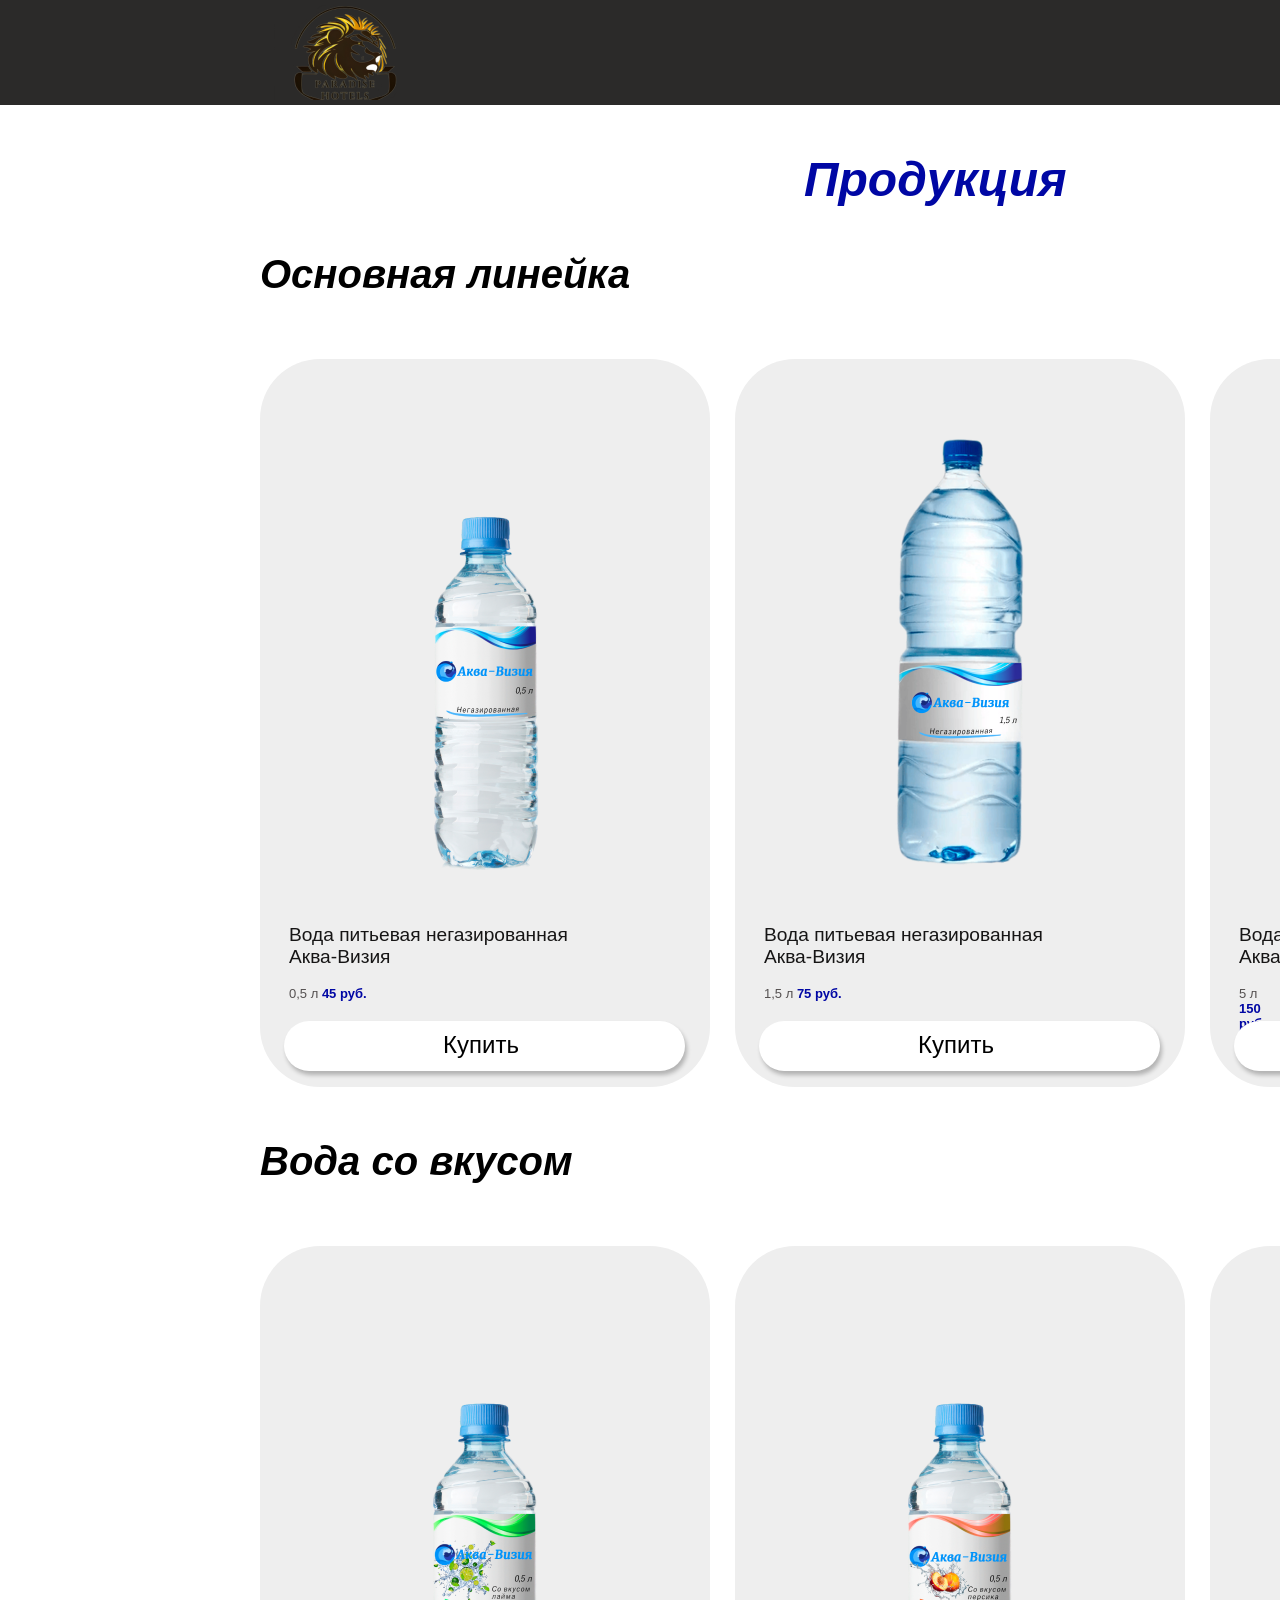
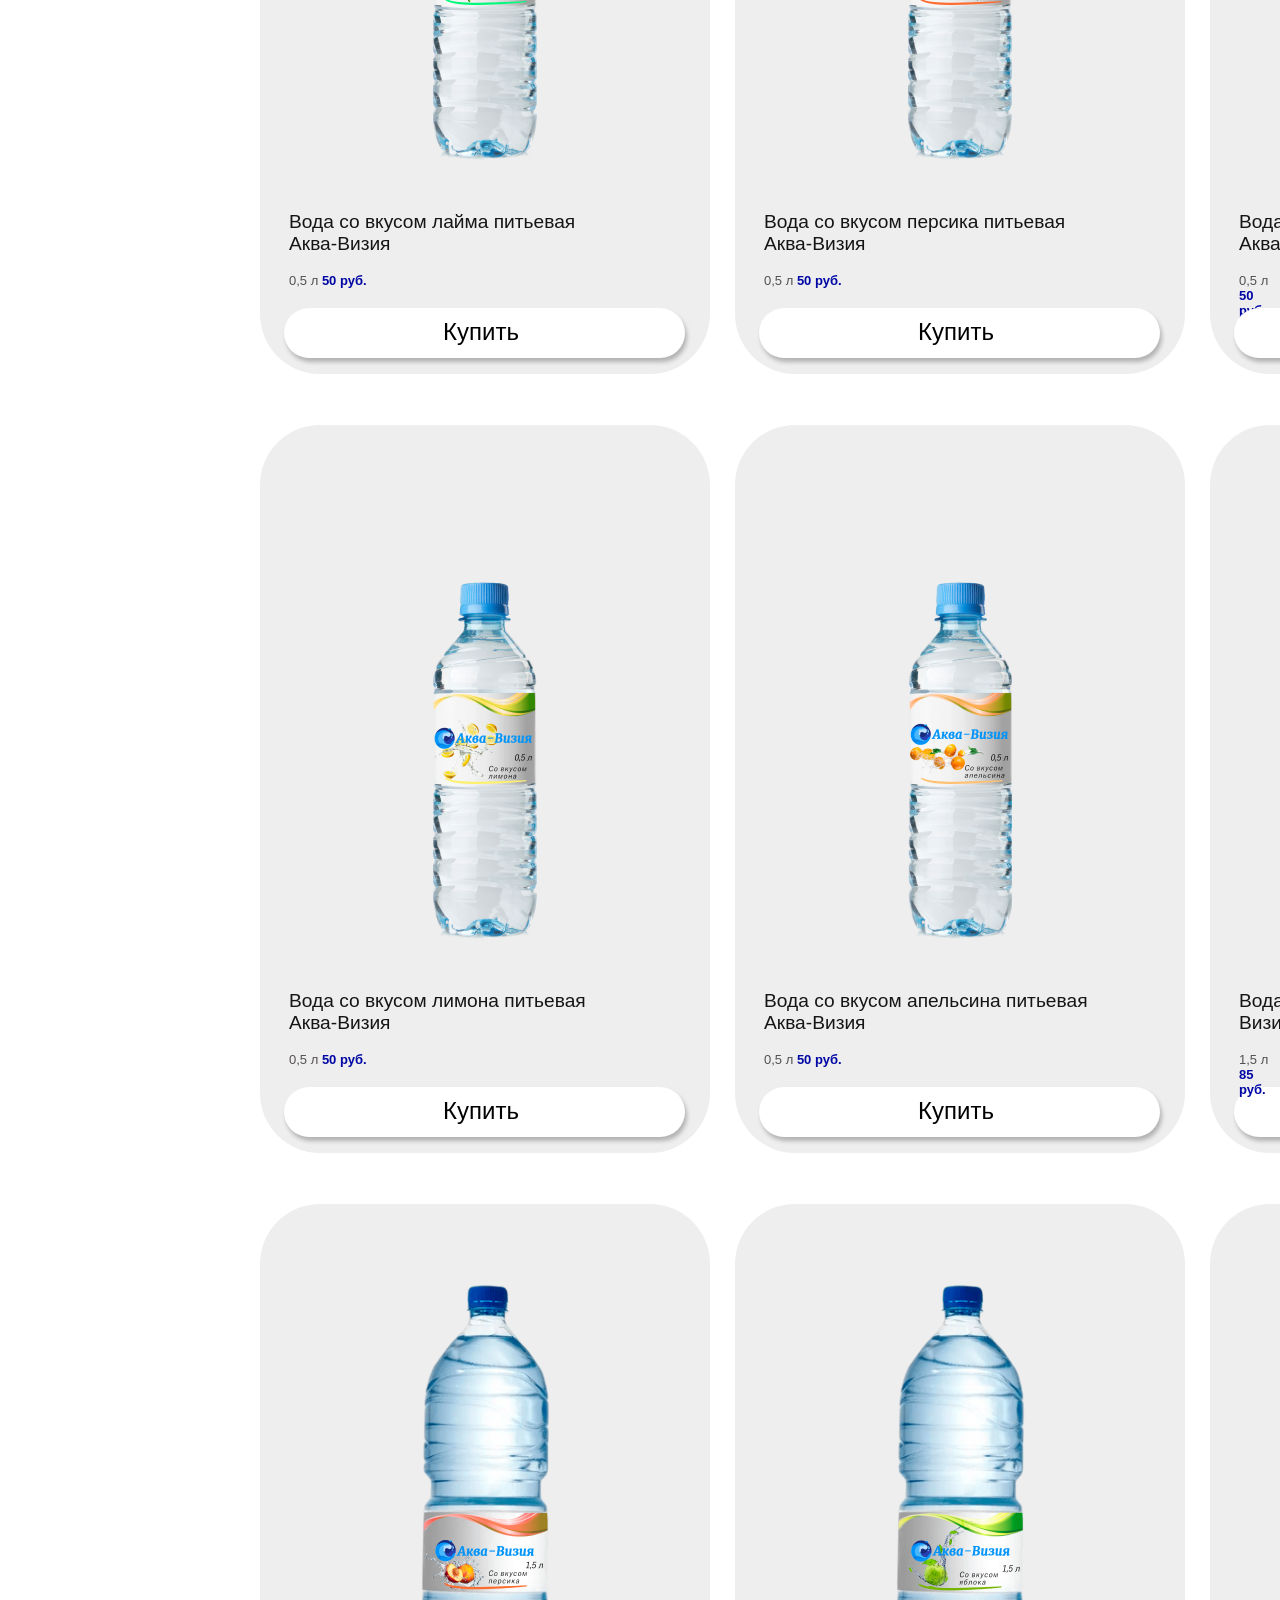
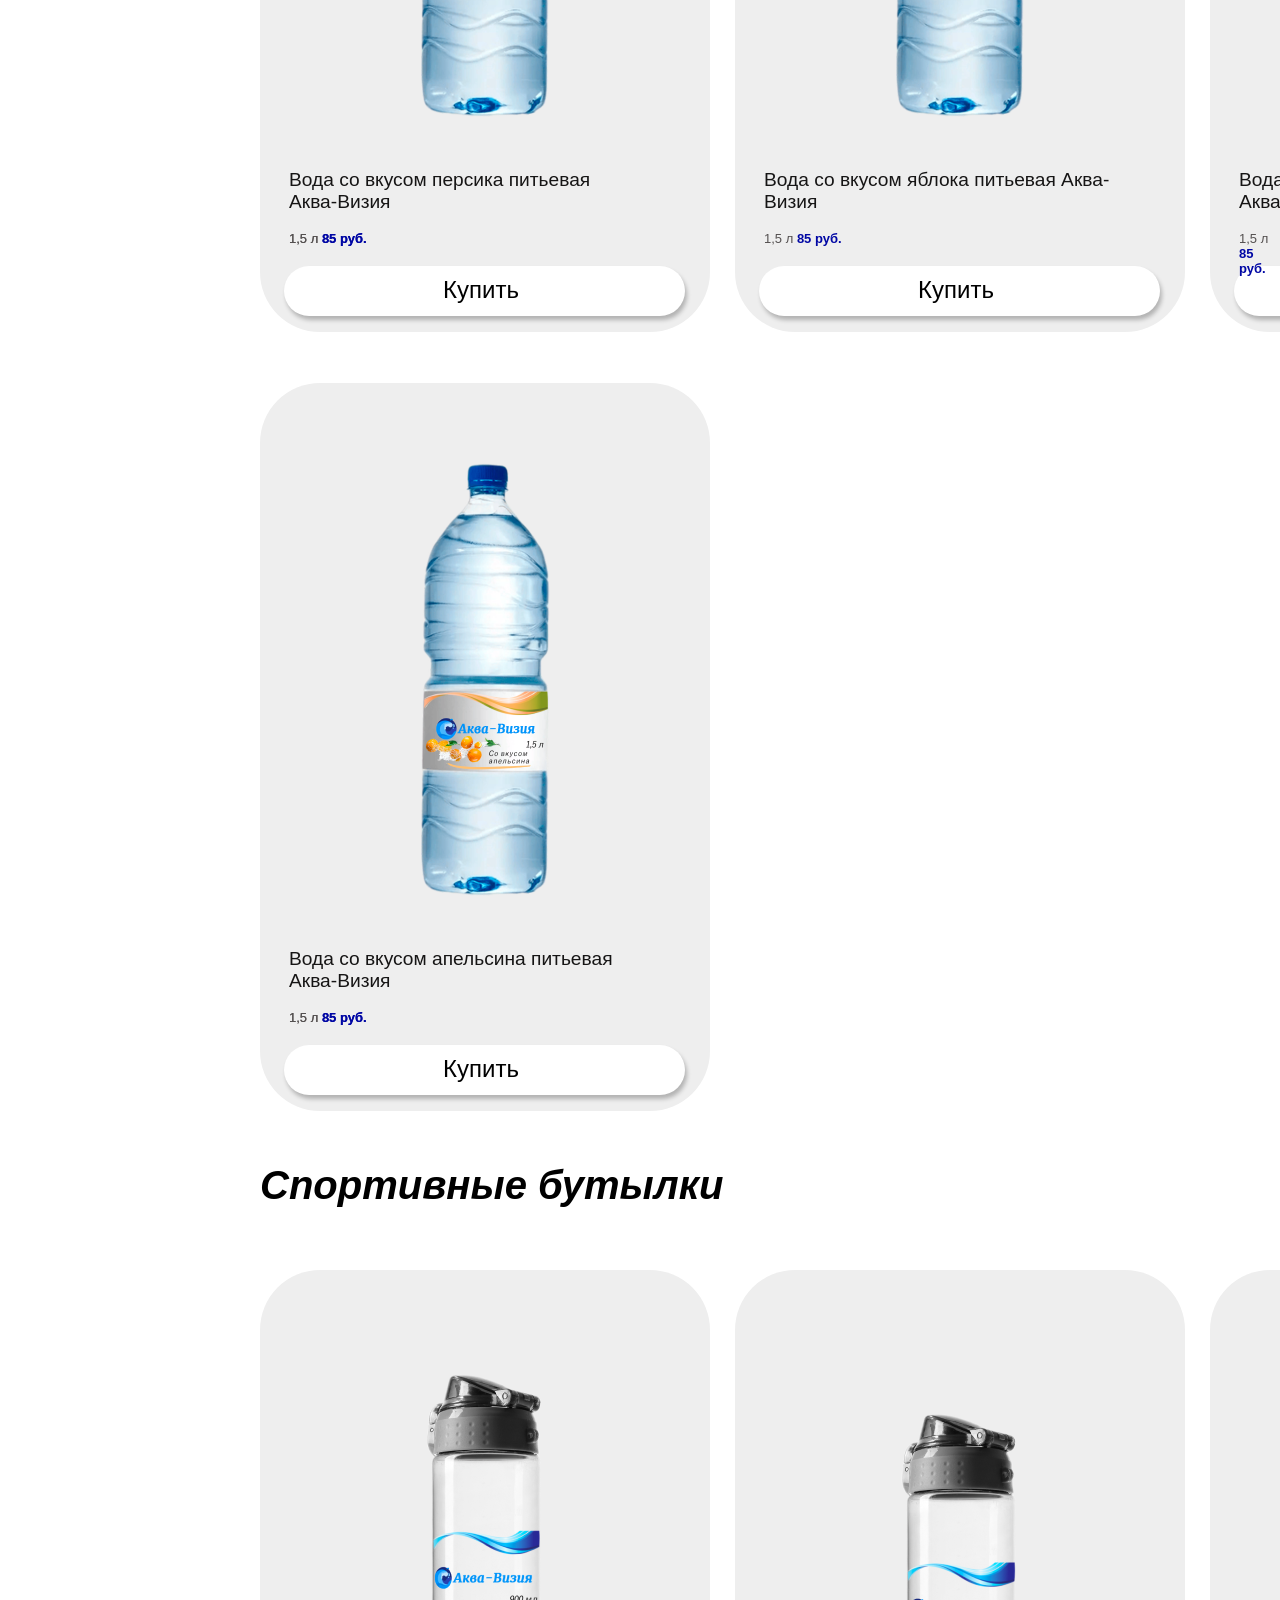
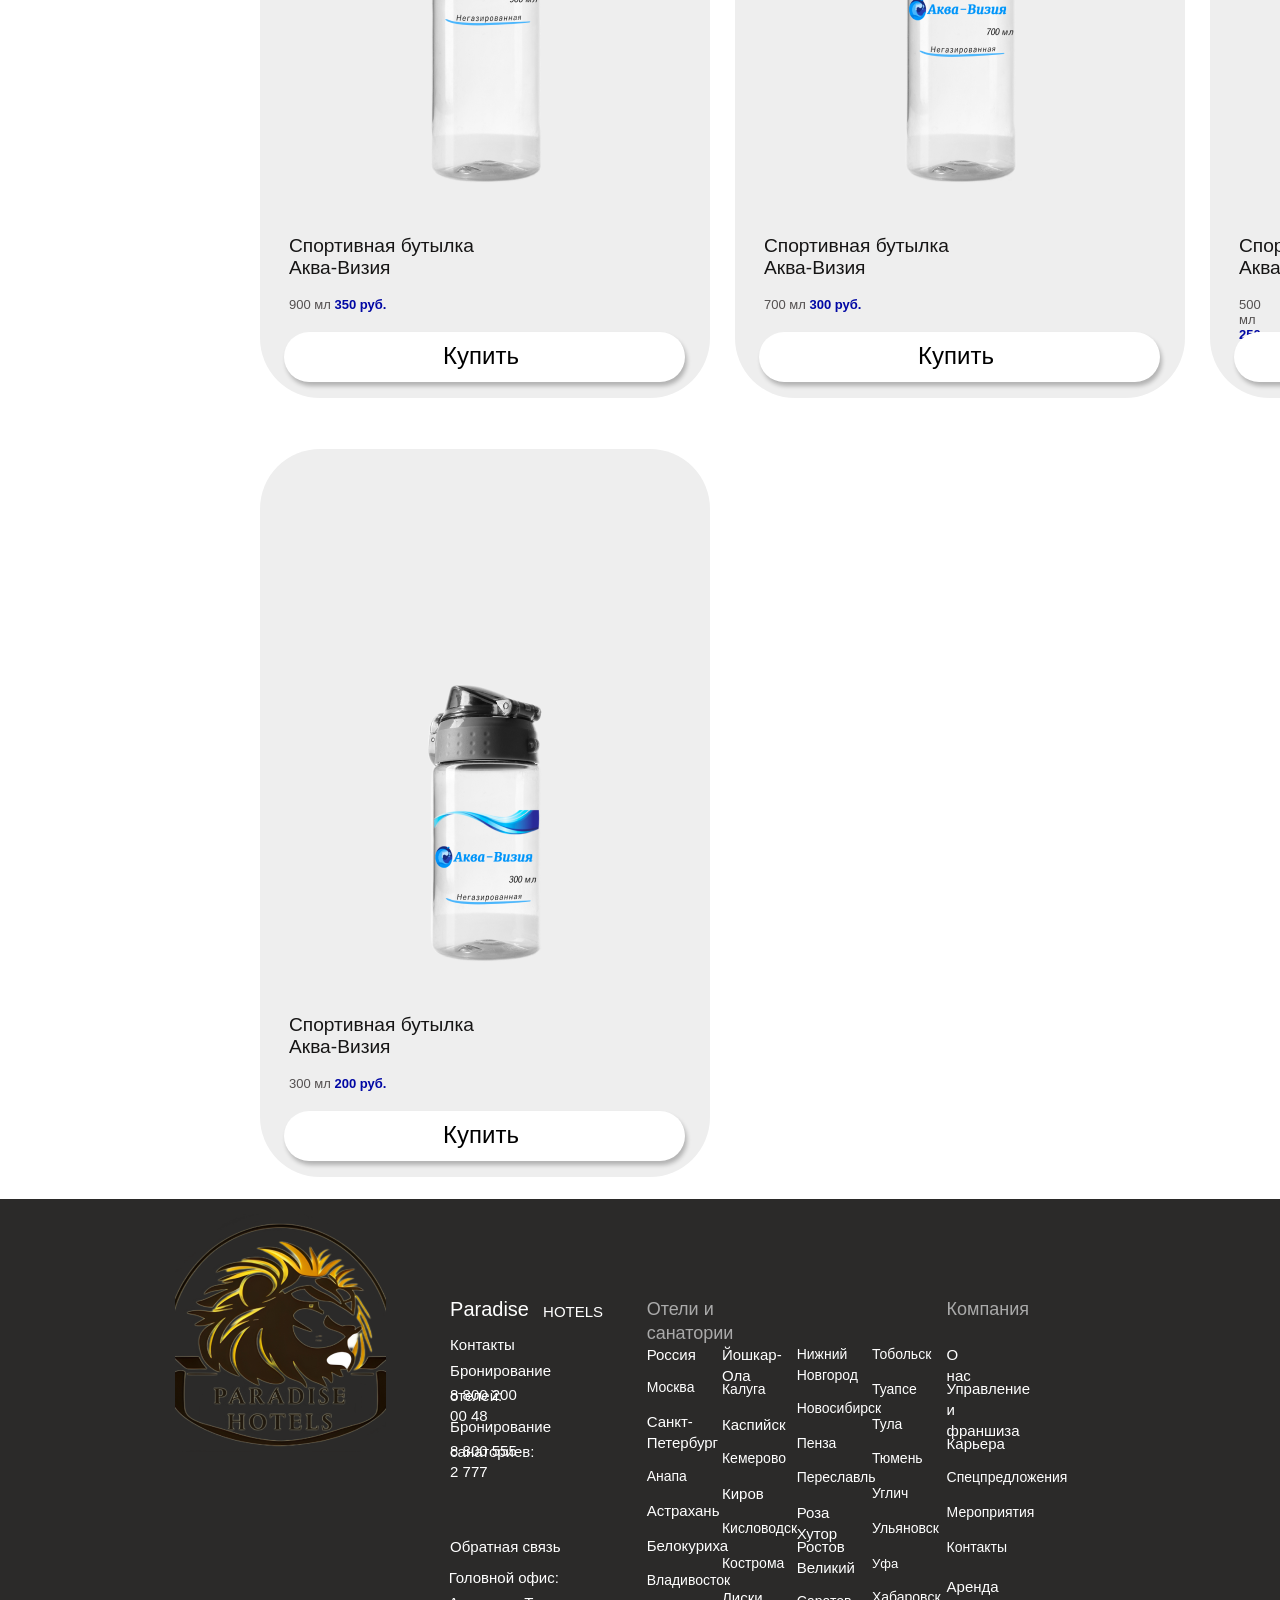
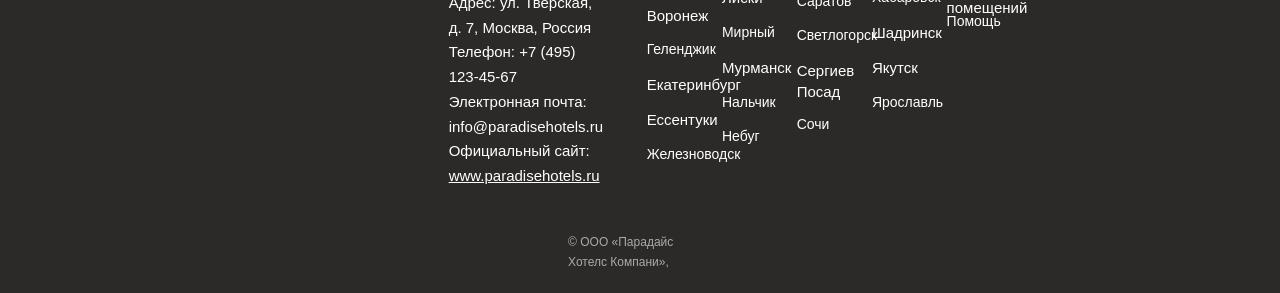
<file: Водичка/index.html>
<!DOCTYPE html>
<html lang="en">
<head>
  <meta charset="UTF-8">
  <meta http-equiv="X-UA-Compatible" content="IE=edge">
  <meta name="viewport" content="width=device-width, initial-scale=1.0">
  <link rel="stylesheet" href="./vars.css">
  <link rel="stylesheet" href="./style.css">
  
  <style>
   a,
   button,
   input,
   select,
   h1,
   h2,
   h3,
   h4,
   h5,
   * {
       box-sizing: border-box;
       margin: 0;
       padding: 0;
       border: none;
       text-decoration: none;
       background: none;
   
       -webkit-font-smoothing: antialiased;
   }
   
   menu, ol, ul {
       list-style-type: none;
       margin: 0;
       padding: 0;
   }
   
   /* Стили для корзины */
   .cart-container {
     position: absolute;
     right: 50px;
     top: 30px;
     z-index: 1000;
   }
   
   .cart-icon {
     width: 40px;
     height: 40px;
     cursor: pointer;
     fill: white;
   }
   
   .cart-count {
     position: absolute;
     top: -5px;
     right: -5px;
     background: #ff0000;
     color: white;
     border-radius: 50%;
     width: 20px;
     height: 20px;
     display: flex;
     align-items: center;
     justify-content: center;
     font-size: 12px;
     font-weight: bold;
   }
   
   .cart-dropdown {
     display: none;
     position: absolute;
     right: 0;
     top: 50px;
     background: white;
     width: 350px;
     border-radius: 8px;
     box-shadow: 0 4px 12px rgba(0,0,0,0.15);
     z-index: 1000;
     padding: 15px;
     max-height: 400px;
     overflow-y: auto;
   }
   
   .cart-dropdown.active {
     display: block;
   }
   
   .cart-item {
     display: flex;
     justify-content: space-between;
     padding: 10px 0;
     border-bottom: 1px solid #eee;
   }
   
   .cart-item-info {
     flex: 1;
   }
   
   .cart-item-name {
     font-weight: bold;
     margin-bottom: 5px;
     font-family: "MerriweatherSans-Regular", sans-serif;
   }
   
   .cart-item-price {
     color: #666;
     font-family: "MerriweatherSans-Regular", sans-serif;
   }
   
   .cart-total {
     font-weight: bold;
     text-align: right;
     margin-top: 15px;
     padding-top: 15px;
     border-top: 2px solid #eee;
     font-family: "MerriweatherSans-Regular", sans-serif;
   }
   
   .checkout-btn {
     background: #0007a4;
     color: white;
     padding: 10px 20px;
     border-radius: 4px;
     cursor: pointer;
     margin-top: 15px;
     width: 100%;
     text-align: center;
     display: block;
     font-family: "MerriweatherSans-Regular", sans-serif;
     font-size: 16px;
   }
   
   .checkout-btn:hover {
     background: #0005a0;
   }
   
   .remove-item {
     color: #ff0000;
     cursor: pointer;
     margin-left: 10px;
     font-weight: bold;
   }
   
   /* Делаем прямоугольники и текст кликабельными */
   .buy-rectangle, .buy-text {
     cursor: pointer;
     transition: all 0.3s ease;
   }
   
   .buy-rectangle:hover, .buy-text:hover {
     background: #0005a0 !important;
     box-shadow: 0 6px 8px 0px rgba(0, 0, 0, 0.35) !important;
   }
   
   .buy-text:hover {
     color: white !important;
   }
   
   /* Цены рядом с литрами */
   .price {
     color: #0007a4;
     font-weight: bold;
   }
   ._79774-ea-0-51-ee-4-e-9-d-8992-2-f-8-caf-377628-transformed-1 {
  width: 7.45%;
  height: 90%;
  position: absolute;
  right: 78.28%;
  left: 14.27%;
  bottom: 98.4%;
  top: 5%;
  object-fit: cover;
}
  </style>
  <title>Продукция Аква-Визия</title>
</head>
<body>
  <div class="div">
    <!-- Верхнее меню с корзиной -->
    <div class="frame-1">
      <div class="rectangle-1"></div>
      <!-- Логотип в исходном положении -->
      <a href="../index.html">
        <img
          class="_79774-ea-0-51-ee-4-e-9-d-8992-2-f-8-caf-377628-transformed-1"
          src="_79774-ea-0-51-ee-4-e-9-d-8992-2-f-8-caf-377628-transformed-10.png"
        />
      </a>
      
      <!-- Иконка корзины -->
      <div class="cart-container">
        <div class="cart-count">0</div>
        <svg class="cart-icon" viewBox="0 0 24 24" xmlns="http://www.w3.org/2000/svg">
          <path d="M17 18C15.89 18 15 18.89 15 20C15 21.1 15.89 22 17 22C18.1 22 19 21.1 19 20C19 18.89 18.1 18 17 18ZM1 2V4H3L6.6 11.59L5.24 14.04C5.09 14.32 5 14.65 5 15C5 16.1 5.9 17 7 17H19V15H7.42C7.28 15 7.17 14.89 7.17 14.75L7.2 14.63L8.1 13H15.55C16.3 13 16.96 12.58 17.3 11.97L20.88 5.48C20.96 5.34 21 5.17 21 5C21 4.45 20.55 4 20 4H5.21L4.27 2H1ZM7 18C5.89 18 5 18.89 5 20C5 21.1 5.89 22 7 22C8.1 22 9 21.1 9 20C9 18.89 8.1 18 7 18Z"/>
        </svg>
        
        <!-- Выпадающее меню корзины -->
        <div class="cart-dropdown">
          <div class="cart-items">
            <!-- Товары будут добавляться сюда динамически -->
          </div>
          <div class="cart-total">
            Итого: <span class="total-price">0</span> руб.
          </div>
          <button class="checkout-btn">Оплатить</button>
        </div>
      </div>
    </div>
    
    <!-- Остальной контент без изменений -->
    <div class="rectangle-22"></div>
    <div class="rectangle-24"></div>
    <div class="div2">Продукция</div>
    <div class="div3">Основная линейка</div>
    <div class="div4">Вода со вкусом</div>
    <img class="_0-5-2-1" src="_0-5-2-10.png" />
    <img class="_5-2-1" src="_5-2-10.png" />
    <div class="div5">Вода питьевая негазированная Аква-Визия</div>
    <div class="div6">Вода питьевая негазированная Аква-Визия</div>
    <div class="_0-5">0,5 л <span class="price">45 руб.</span></div>
    <div class="_1-5">1,5 л <span class="price">75 руб.</span></div>
    <div class="_5">5 л <span class="price">150 руб.</span></div>
    
    <!-- Кнопки Купить -->
    <div class="rectangle-25 buy-rectangle" data-id="1" data-name="Вода питьевая негазированная Аква-Визия 0,5 л" data-price="45"></div>
    <div class="div7 buy-text" data-id="1" data-name="Вода питьевая негазированная Аква-Визия 0,5 л" data-price="45">Купить</div>
    
    <div class="rectangle-27 buy-rectangle" data-id="3" data-name="Вода питьевая негазированная Аква-Визия 5 л" data-price="150"></div>
    <div class="div10 buy-text" data-id="3" data-name="Вода питьевая негазированная Аква-Визия 5 л" data-price="150">Купить</div>
    
    <div class="rectangle-23"></div>
    <img class="_1-5-2-1" src="_1-5-2-10.png" />
    <div class="div8">Вода питьевая негазированная Аква-Визия</div>
    <div class="rectangle-26 buy-rectangle" data-id="2" data-name="Вода питьевая негазированная Аква-Визия 1,5 л" data-price="75"></div>
    <div class="div9 buy-text" data-id="2" data-name="Вода питьевая негазированная Аква-Визия 1,5 л" data-price="75">Купить</div>
    
    <div class="rectangle-28"></div>
    <img class="_0-5-2" src="_0-5-20.png" />
    <div class="div11">Вода со вкусом лайма питьевая Аква-Визия</div>
    <div class="_0-52">0,5 л <span class="price">50 руб.</span></div>
    <div class="rectangle-31 buy-rectangle" data-id="4" data-name="Вода со вкусом лайма питьевая Аква-Визия 0,5 л" data-price="50"></div>
    <div class="div12 buy-text" data-id="4" data-name="Вода со вкусом лайма питьевая Аква-Визия 0,5 л" data-price="50">Купить</div>
    
    <div class="rectangle-282"></div>
    <img class="_0-5-22" src="_0-5-21.png" />
    <div class="div13">Вода со вкусом лимона питьевая Аква-Визия</div>
    <div class="_0-53">0,5 л <span class="price">50 руб.</span></div>
    <div class="rectangle-312 buy-rectangle" data-id="5" data-name="Вода со вкусом лимона питьевая Аква-Визия 0,5 л" data-price="50"></div>
    <div class="div14 buy-text" data-id="5" data-name="Вода со вкусом лимона питьевая Аква-Визия 0,5 л" data-price="50">Купить</div>
    
    <div class="rectangle-232"></div>
    <img class="_1-5-2" src="_1-5-20.png" />
    <div class="div15">Вода со вкусом персика питьевая Аква-Визия</div>
    <div class="_1-54">1,5 л <span class="price">85 руб.</span></div>
    <div class="rectangle-262 buy-rectangle" data-id="7" data-name="Вода со вкусом персика питьевая Аква-Визия 1,5 л" data-price="85"></div>
    <div class="div16 buy-text" data-id="7" data-name="Вода со вкусом персика питьевая Аква-Визия 1,5 л" data-price="85">Купить</div>
    
    <div class="rectangle-233"></div>
    <img class="_1-5-22" src="_1-5-21.png" />
    <div class="div17">Вода со вкусом апельсина питьевая Аква-Визия</div>
    <div class="_1-55">1,5 л <span class="price">85 руб.</span></div>
    <div class="rectangle-263 buy-rectangle" data-id="8" data-name="Вода со вкусом апельсина питьевая Аква-Визия 1,5 л" data-price="85"></div>
    <div class="div18 buy-text" data-id="8" data-name="Вода со вкусом апельсина питьевая Аква-Визия 1,5 л" data-price="85">Купить</div>
    
    <div class="rectangle-283"></div>
    <img class="_0-5-23" src="_0-5-22.png" />
    <div class="div19">Вода со вкусом персика питьевая Аква-Визия</div>
    <div class="_0-54">0,5 л <span class="price">50 руб.</span></div>
    <div class="rectangle-313 buy-rectangle" data-id="6" data-name="Вода со вкусом персика питьевая Аква-Визия 0,5 л" data-price="50"></div>
    <div class="div20 buy-text" data-id="6" data-name="Вода со вкусом персика питьевая Аква-Визия 0,5 л" data-price="50">Купить</div>
    
    <div class="rectangle-284"></div>
    <img class="_0-5-24" src="_0-5-23.png" />
    <div class="div21">Вода со вкусом апельсина питьевая Аква-Визия</div>
    <div class="_0-55">0,5 л <span class="price">50 руб.</span></div>
    <div class="rectangle-314 buy-rectangle" data-id="9" data-name="Вода со вкусом апельсина питьевая Аква-Визия 0,5 л" data-price="50"></div>
    <div class="div22 buy-text" data-id="9" data-name="Вода со вкусом апельсина питьевая Аква-Визия 0,5 л" data-price="50">Купить</div>
    
    <div class="_0-56">0,5 л <span class="price">50 руб.</span></div>
    <div class="rectangle-234"></div>
    <img class="_1-5-23" src="_1-5-22.png" />
    <div class="div23">Вода со вкусом яблока питьевая Аква-Визия</div>
    <div class="rectangle-264 buy-rectangle" data-id="10" data-name="Вода со вкусом яблока питьевая Аква-Визия 1,5 л" data-price="85"></div>
    <div class="div24 buy-text" data-id="10" data-name="Вода со вкусом яблока питьевая Аква-Визия 1,5 л" data-price="85">Купить</div>
    
    <div class="rectangle-285"></div>
    <img class="_0-5-25" src="_0-5-24.png" />
    <div class="div25">Вода со вкусом яблока питьевая Аква-Визия</div>
    <div class="_0-57">0,5 л <span class="price">50 руб.</span></div>
    <div class="rectangle-315 buy-rectangle" data-id="11" data-name="Вода со вкусом яблока питьевая Аква-Визия 0,5 л" data-price="50"></div>
    <div class="div26 buy-text" data-id="11" data-name="Вода со вкусом яблока питьевая Аква-Визия 0,5 л" data-price="50">Купить</div>
    
    <div class="_0-58">0,5 л <span class="price">50 руб.</span></div>
    <div class="rectangle-235"></div>
    <img class="_1-5-24" src="_1-5-23.png" />
    <div class="div27">Вода со вкусом лайма питьевая Аква-Визия</div>
    <div class="rectangle-265 buy-rectangle" data-id="12" data-name="Вода со вкусом лайма питьевая Аква-Визия 1,5 л" data-price="85"></div>
    <div class="div28 buy-text" data-id="12" data-name="Вода со вкусом лайма питьевая Аква-Визия 1,5 л" data-price="85">Купить</div>
    
    <div class="_0-59">0,5 л <span class="price">50 руб.</span></div>
    <div class="rectangle-236"></div>
    <img class="_1-5-25" src="_1-5-24.png" />
    <div class="div29">Вода со вкусом лимона питьевая Аква-Визия</div>
    <div class="rectangle-266 buy-rectangle" data-id="13" data-name="Вода со вкусом лимона питьевая Аква-Визия 1,5 л" data-price="85"></div>
    <div class="div30 buy-text" data-id="13" data-name="Вода со вкусом лимона питьевая Аква-Визия 1,5 л" data-price="85">Купить</div>
    
    <div class="div31">Спортивные бутылки</div>
    <div class="rectangle-286"></div>
    <div class="rectangle-34"></div>
    <div class="rectangle-29"></div>
    <div class="rectangle-30"></div>
    <img class="_300" src="_3000.png" />
    <div class="div32">
      Спортивная бутылка
      <br />
      Аква-Визия
    </div>
    <div class="div33">
      Спортивная бутылка
      <br />
      Аква-Визия
    </div>
    <div class="div34">
      Спортивная бутылка
      <br />
      Аква-Визия
    </div>
    <div class="div35">
      Спортивная бутылка
      <br />
      Аква-Визия
    </div>
    <div class="_900">900 мл <span class="price">350 руб.</span></div>
    <div class="_3002">300 мл <span class="price">200 руб.</span></div>
    <div class="_1-52">1,5 л <span class="price">85 руб.</span></div>
    <div class="_1-53">1,5 л <span class="price">75 руб.</span></div>
    <div class="_700">700 мл <span class="price">300 руб.</span></div>
    <div class="_500">500 мл <span class="price">250 руб.</span></div>
    
    <!-- Кнопки для спортивных бутылок -->
    <div class="rectangle-316 buy-rectangle" data-id="14" data-name="Спортивная бутылка Аква-Визия 900 мл" data-price="350"></div>
    <div class="div36 buy-text" data-id="14" data-name="Спортивная бутылка Аква-Визия 900 мл" data-price="350">Купить</div>
    
    <div class="rectangle-37 buy-rectangle" data-id="17" data-name="Спортивная бутылка Аква-Визия 300 мл" data-price="200"></div>
    <div class="div37 buy-text" data-id="17" data-name="Спортивная бутылка Аква-Визия 300 мл" data-price="200">Купить</div>
    
    <div class="rectangle-32 buy-rectangle" data-id="15" data-name="Спортивная бутылка Аква-Визия 700 мл" data-price="300"></div>
    <div class="div38 buy-text" data-id="15" data-name="Спортивная бутылка Аква-Визия 700 мл" data-price="300">Купить</div>
    
    <div class="rectangle-33 buy-rectangle" data-id="16" data-name="Спортивная бутылка Аква-Визия 500 мл" data-price="250"></div>
    <div class="div39 buy-text" data-id="16" data-name="Спортивная бутылка Аква-Визия 500 мл" data-price="250">Купить</div>
    
    <div class="_1-54">1,5 л <span class="price">85 руб.</span></div>
    <div class="_1-55">1,5 л <span class="price">85 руб.</span></div>
    <div class="_1-56">1,5 л <span class="price">85 руб.</span></div>
    <div class="_1-57">1,5 л <span class="price">85 руб.</span></div>
    <img class="_9002" src="_9001.png" />
    <img class="_7002" src="_7001.png" />
    <img class="_5002" src="_5001.png" />
    
    <!-- Футер -->
    <div class="div40">
      <div class="rectangle"></div>
      <div class="frame">
        <div class="frame2">
          <div class="frame3"></div>
          <a href="../index.html">
          <img
            class="_79774-ea-0-51-ee-4-e-9-d-8992-2-f-8-caf-377628-transformed-12"
            src="_79774-ea-0-51-ee-4-e-9-d-8992-2-f-8-caf-377628-transformed-11.png"
          /></a>
          <div
            class="_7-7-495-123-45-67-info-paradisehotels-ru-www-paradisehotels-ru"
          >
            <span>
              <span
                class="_7-7-495-123-45-67-info-paradisehotels-ru-www-paradisehotels-ru-span"
              >
                Головной офис: Адрес: ул. Тверская, д. 7, Москва, Россия
                <br />
                Телефон: +7 (495) 123-45-67
                <br />
                Электронная почта: info@paradisehotels.ru
                <br />
                Официальный сайт:
              </span>
              <span
                class="_7-7-495-123-45-67-info-paradisehotels-ru-www-paradisehotels-ru-span2"
              >
                www.paradisehotels.ru
              </span>
            </span>
          </div>
        </div>
        <div class="frame4">
          <div class="frame5">
            <div class="div41">Отели и санатории</div>
            <div class="frame6">
              <div class="frame7">
                <div class="div42">Москва</div>
                <div class="div43">Анапа</div>
                <div class="div44">Белокуриха</div>
                <div class="div45">Воронеж</div>
                <div class="div46">Екатеринбург</div>
                <div class="div47">Железноводск</div>
                <div class="div48">Калуга</div>
                <div class="div49">Кемерово</div>
                <div class="div50">Кисловодск</div>
                <div class="div51">Лиски</div>
                <div class="div52">Мурманск</div>
                <div class="div53">Небуг</div>
                <div class="div54">Новосибирск</div>
                <div class="div55">Переславль</div>
                <div class="div56">Ростов Великий</div>
                <div class="div57">Светлогорск</div>
                <div class="div58">Сочи</div>
                <div class="div59">Туапсе</div>
                <div class="div60">Тюмень</div>
                <div class="div61">Ульяновск</div>
                <div class="div62">Хабаровск</div>
                <div class="div63">Якутск</div>
                <div class="div64">Санкт-Петербург</div>
                <div class="div65">Владивосток</div>
                <div class="div66">Ессентуки</div>
                <div class="div67">Каспийск</div>
                <div class="div68">Кострома</div>
                <div class="div69">Нальчик</div>
                <div class="div70">Пенза</div>
                <div class="div71">Саратов</div>
                <div class="div72">Тобольск</div>
                <div class="div73">Углич</div>
                <div class="div74">Шадринск</div>
                <div class="div75">Астрахань</div>
                <div class="div76">Йошкар-Ола</div>
                <div class="div77">Мирный</div>
                <div class="div78">Роза Хутор</div>
                <div class="div79">Тула</div>
                <div class="div80">Ярославль</div>
                <div class="div81">Геленджик</div>
                <div class="div82">Нижний Новгород</div>
                <div class="div83">Уфа</div>
                <div class="div84">Сергиев Посад</div>
                <div class="div85">Киров</div>
              </div>
              <div class="div86">Россия</div>
            </div>
          </div>
          <div class="frame8">
            <div class="div87">Компания</div>
            <div class="frame9">
              <div class="div88">Управление и франшиза</div>
              <div class="div89">Спецпредложения</div>
              <div class="div90">Контакты</div>
              <div class="div91">Помощь</div>
              <div class="div92">О нас</div>
              <div class="div93">Мероприятия</div>
              <div class="div94">Аренда помещений</div>
              <div class="div95">Карьера</div>
            </div>
          </div>
        </div>
      </div>
      <div class="div96">© ООО «Парадайс Хотелс Компани»,</div>
      <div class="frame10">
        <div class="frame11">
          <div class="image"></div>
          <div class="frame12">
            <div class="frame13">
              <div class="div97">Бронирование отелей:</div>
              <div class="_8-800-200-00-48">8 800 200 00 48</div>
            </div>
            <div class="frame14">
              <div class="div98">Бронирование санаториев:</div>
              <div class="_8-800-555-2-777">8 800 555 2 777</div>
            </div>
          </div>
          <div class="paradise">Paradise</div>
          <div class="hotels">HOTELS</div>
        </div>
        <div class="div99">
          Обратная связь
          <br />
        </div>
        <div class="div100">Контакты</div>
      </div>
    </div>
  </div>
  
  <script>
    // Функционал корзины
    document.addEventListener('DOMContentLoaded', function() {
      const cartIcon = document.querySelector('.cart-icon');
      const cartDropdown = document.querySelector('.cart-dropdown');
      const cartCount = document.querySelector('.cart-count');
      const cartItems = document.querySelector('.cart-items');
      const totalPrice = document.querySelector('.total-price');
      const buyButtons = document.querySelectorAll('.buy-rectangle, .buy-text');
      const checkoutBtn = document.querySelector('.checkout-btn');
      
      let cart = [];
      
      // Открытие/закрытие корзины
      cartIcon.addEventListener('click', function(e) {
        e.stopPropagation();
        cartDropdown.classList.toggle('active');
      });
      
      // Закрытие корзины при клике вне её
      document.addEventListener('click', function() {
        cartDropdown.classList.remove('active');
      });
      
      // Предотвращение закрытия корзины при клике внутри неё
      cartDropdown.addEventListener('click', function(e) {
        e.stopPropagation();
      });
      
      // Функция добавления товара в корзину
      function addToCart(id, name, price) {
        // Проверяем, есть ли товар уже в корзине
        const existingItem = cart.find(item => item.id === id);
        
        if (existingItem) {
          existingItem.quantity += 1;
        } else {
          cart.push({
            id,
            name,
            price,
            quantity: 1
          });
        }
        
        updateCart();
        cartDropdown.classList.add('active');
      }
      
      // Добавление товара в корзину при клике
      buyButtons.forEach(button => {
        button.addEventListener('click', function() {
          const id = this.getAttribute('data-id');
          const name = this.getAttribute('data-name');
          const price = parseInt(this.getAttribute('data-price'));
          
          addToCart(id, name, price);
          
          // Анимация добавления
          this.style.transform = 'scale(0.95)';
          setTimeout(() => {
            this.style.transform = 'scale(1)';
          }, 150);
        });
      });
      
      // Обновление корзины
      function updateCart() {
        // Очищаем корзину
        cartItems.innerHTML = '';
        
        // Обновляем счетчик товаров
        const totalItems = cart.reduce((sum, item) => sum + item.quantity, 0);
        cartCount.textContent = totalItems;
        
        // Обновляем список товаров
        let total = 0;
        
        if (cart.length === 0) {
          cartItems.innerHTML = '<div style="text-align: center; padding: 20px; color: #666;">Корзина пуста</div>';
        } else {
          cart.forEach(item => {
            const itemTotal = item.price * item.quantity;
            total += itemTotal;
            
            const cartItem = document.createElement('div');
            cartItem.className = 'cart-item';
            cartItem.innerHTML = `
              <div class="cart-item-info">
                <div class="cart-item-name">${item.name}</div>
                <div class="cart-item-price">${item.price} руб. × ${item.quantity} = ${itemTotal} руб.</div>
              </div>
              <span class="remove-item" data-id="${item.id}">✕</span>
            `;
            
            cartItems.appendChild(cartItem);
          });
        }
        
        // Обновляем общую сумму
        totalPrice.textContent = total;
        
        // Добавляем обработчики для кнопок удаления
        const removeButtons = document.querySelectorAll('.remove-item');
        removeButtons.forEach(button => {
          button.addEventListener('click', function() {
            const id = this.getAttribute('data-id');
            cart = cart.filter(item => item.id !== id);
            updateCart();
          });
        });
      }
      
      // Обработка оплаты
      checkoutBtn.addEventListener('click', function() {
        if (cart.length === 0) {
          alert('Корзина пуста!');
          return;
        }
        
        const total = cart.reduce((sum, item) => sum + (item.price * item.quantity), 0);
        alert(`Спасибо за заказ! Общая сумма: ${total} руб.`);
        cart = [];
        updateCart();
        cartDropdown.classList.remove('active');
      });
      
      // Инициализация корзины
      updateCart();
    });
  </script>
</body>
</html>
</file>
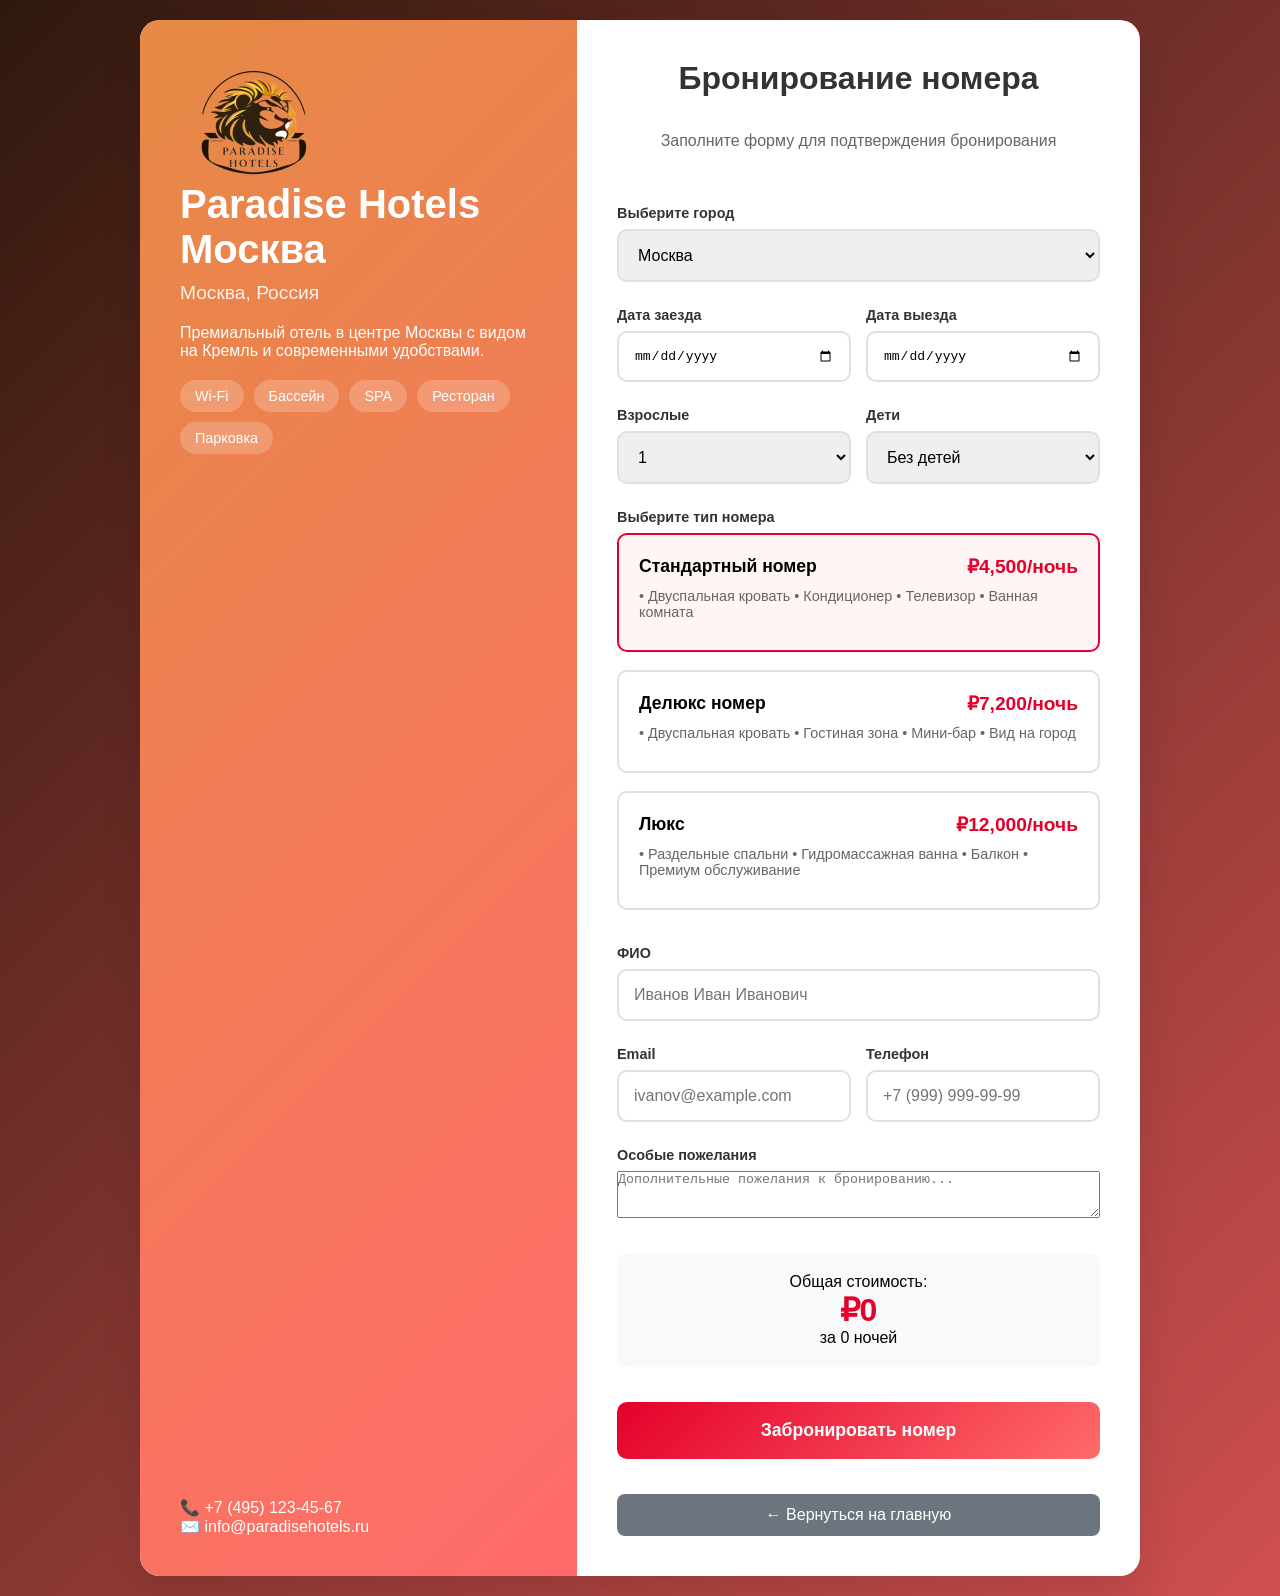
<file: Оплата/booking.html>
<!DOCTYPE html>
<html lang="ru">
<head>
  <meta charset="UTF-8">
  <meta name="viewport" content="width=device-width, initial-scale=1.0">
  <title>Бронирование - Paradise Hotels</title>
  <style>
    * {
      margin: 0;
      padding: 0;
      box-sizing: border-box;
    }

    body {
      font-family: 'Arial', sans-serif;
      background: linear-gradient(135deg, #2f180d 0%, #cf4f4f 100%);
      min-height: 100vh;
      display: flex;
      justify-content: center;
      align-items: center;
      padding: 20px;
    }

    .booking-container {
      background: white;
      border-radius: 20px;
      box-shadow: 0 20px 40px rgba(0,0,0,0.1);
      overflow: hidden;
      max-width: 1000px;
      width: 100%;
      display: flex;
      min-height: 600px;
    }

    .hotel-info {
      flex: 1;
      background: linear-gradient(135deg, #e68a45 0%, #ff6b6b 100%);
      color: white;
      padding: 40px;
      display: flex;
      flex-direction: column;
      justify-content: space-between;
    }

    .hotel-image {
      width: 100%;
      height: 200px;
      border-radius: 10px;
      overflow: hidden;
      margin-bottom: 20px;
    }

    .hotel-image img {
      width: 100%;
      height: 100%;
      object-fit: cover;
    }

    .hotel-details h1 {
      font-size: 2.5em;
      margin-bottom: 10px;
      font-weight: bold;
    }

    .hotel-location {
      font-size: 1.2em;
      opacity: 0.9;
      margin-bottom: 20px;
    }

    .amenities {
      display: flex;
      flex-wrap: wrap;
      gap: 10px;
      margin-top: 20px;
    }

    .amenity {
      background: rgba(255,255,255,0.2);
      padding: 8px 15px;
      border-radius: 20px;
      font-size: 0.9em;
    }

    .booking-form {
      flex: 1;
      padding: 40px;
      display: flex;
      flex-direction: column;
      gap: 25px;
    }

    .form-title {
      font-size: 2em;
      color: #333;
      margin-bottom: 10px;
      text-align: center;
    }

    .form-subtitle {
      color: #666;
      text-align: center;
      margin-bottom: 30px;
    }

    .form-group {
      display: flex;
      flex-direction: column;
      gap: 8px;
    }

    .form-group label {
      font-weight: bold;
      color: #333;
      font-size: 0.9em;
    }

    .form-group input,
    .form-group select {
      padding: 15px;
      border: 2px solid #e0e0e0;
      border-radius: 10px;
      font-size: 1em;
      transition: border-color 0.3s;
    }

    .form-group input:focus,
    .form-group select:focus {
      outline: none;
      border-color: #e4002b;
    }

    .form-row {
      display: flex;
      gap: 15px;
    }

    .form-row .form-group {
      flex: 1;
    }

    .room-type {
      border: 2px solid #e0e0e0;
      border-radius: 10px;
      padding: 20px;
      cursor: pointer;
      transition: all 0.3s;
      margin-bottom: 10px;
    }

    .room-type:hover {
      border-color: #e4002b;
      transform: translateY(-2px);
    }

    .room-type.selected {
      border-color: #e4002b;
      background: #fff5f5;
    }

    .room-header {
      display: flex;
      justify-content: space-between;
      align-items: center;
      margin-bottom: 10px;
    }

    .room-name {
      font-weight: bold;
      font-size: 1.1em;
    }

    .room-price {
      color: #e4002b;
      font-weight: bold;
      font-size: 1.2em;
    }

    .room-features {
      font-size: 0.9em;
      color: #666;
      margin-bottom: 10px;
    }

    .total-price {
      background: #f8f9fa;
      padding: 20px;
      border-radius: 10px;
      text-align: center;
      margin-top: 10px;
    }

    .total-amount {
      font-size: 2em;
      font-weight: bold;
      color: #e4002b;
    }

    .book-btn {
      background: linear-gradient(135deg, #e4002b 0%, #ff6b6b 100%);
      color: white;
      padding: 18px;
      border: none;
      border-radius: 10px;
      font-size: 1.1em;
      font-weight: bold;
      cursor: pointer;
      transition: transform 0.3s;
      margin-top: 10px;
    }

    .book-btn:hover {
      transform: translateY(-2px);
    }

    .back-btn {
      background: #6c757d;
      color: white;
      padding: 12px 20px;
      border: none;
      border-radius: 8px;
      cursor: pointer;
      text-align: center;
      text-decoration: none;
      display: inline-block;
      margin-top: 10px;
    }

    .back-btn:hover {
      background: #5a6268;
    }

    @media (max-width: 768px) {
      .booking-container {
        flex-direction: column;
      }
      
      .hotel-info {
        order: 2;
      }
      
      .booking-form {
        order: 1;
      }
    }
  </style>
</head>
<body>
  <div class="booking-container">
    <div class="hotel-info">
      <div>
        <a href="../index.html">
          <img class="_79774-ea-0-51-ee-4-e-9-d-8992-2-f-8-caf-377628-transformed-1" src="_79774-ea-0-51-ee-4-e-9-d-8992-2-f-8-caf-377628-transformed-10.png" />
        </a>

        <div class="hotel-details">
          <h1 id="hotelName">Отель</h1>
          <div class="hotel-location" id="hotelLocation">Город, Страна</div>
          <div class="hotel-description" id="hotelDescription">
            Премиальный отель с высококлассным обслуживанием и всеми удобствами для комфортного проживания.
          </div>
          <div class="amenities">
            <span class="amenity">Wi-Fi</span>
            <span class="amenity">Бассейн</span>
            <span class="amenity">SPA</span>
            <span class="amenity">Ресторан</span>
            <span class="amenity">Парковка</span>
          </div>
        </div>
      </div>
      <div class="contact-info">
        <div>📞 +7 (495) 123-45-67</div>
        <div>✉️ info@paradisehotels.ru</div>
      </div>
    </div>

    <div class="booking-form">
      <h2 class="form-title">Бронирование номера</h2>
      <p class="form-subtitle">Заполните форму для подтверждения бронирования</p>

      <div class="form-group">
        <label for="city">Выберите город</label>
        <select id="city" onchange="updateHotelInfo()">
          <option value="Москва" >Москва</option>
          <option value="Туапсе">Туапсе</option>
          <option value="Пенза">Пенза</option>
          <option value="Уфа">Уфа</option>
          <option value="Владивосток">Владивосток</option>
          <option value="Анапа">Анапа</option>
        </select>
      </div>

      <div class="form-row">
        <div class="form-group">
          <label for="checkin">Дата заезда</label>
          <input type="date" id="checkin" required>
        </div>
        <div class="form-group">
          <label for="checkout">Дата выезда</label>
          <input type="date" id="checkout" required>
        </div>
      </div>

      <div class="form-row">
        <div class="form-group">
          <label for="adults">Взрослые</label>
          <select id="adults">
            <option value="1" selected>1</option>
            <option value="2">2</option>
            <option value="3">3</option>
          </select>
        </div>
        <div class="form-group">
          <label for="children">Дети</label>
          <select id="children">
            <option value="0" selected>Без детей</option>
            <option value="1">1</option>
            <option value="2">2</option>
          </select>
        </div>
      </div>

      <div class="form-group">
        <label>Выберите тип номера</label>
        <div class="room-type selected" onclick="selectRoom(this)">
          <div class="room-header">
            <span class="room-name">Стандартный номер</span>
            <span class="room-price">₽4,500/ночь</span>
          </div>
          <div class="room-features">• Двуспальная кровать • Кондиционер • Телевизор • Ванная комната</div>
        </div>
        <div class="room-type" onclick="selectRoom(this)">
          <div class="room-header">
            <span class="room-name">Делюкс номер</span>
            <span class="room-price">₽7,200/ночь</span>
          </div>
          <div class="room-features">• Двуспальная кровать • Гостиная зона • Мини-бар • Вид на город</div>
        </div>
        <div class="room-type" onclick="selectRoom(this)">
          <div class="room-header">
            <span class="room-name">Люкс</span>
            <span class="room-price">₽12,000/ночь</span>
          </div>
          <div class="room-features">• Раздельные спальни • Гидромассажная ванна • Балкон • Премиум обслуживание</div>
        </div>
      </div>

      <div class="form-group">
        <label for="fullName">ФИО</label>
        <input type="text" id="fullName" placeholder="Иванов Иван Иванович" required>
      </div>

      <div class="form-row">
        <div class="form-group">
          <label for="email">Email</label>
          <input type="email" id="email" placeholder="ivanov@example.com" required>
        </div>
        <div class="form-group">
          <label for="phone">Телефон</label>
          <input type="tel" id="phone" placeholder="+7 (999) 999-99-99" required>
        </div>
      </div>

      <div class="form-group">
        <label for="specialRequests">Особые пожелания</label>
        <textarea id="specialRequests" rows="3" placeholder="Дополнительные пожелания к бронированию..."></textarea>
      </div>

      <div class="total-price">
        <div>Общая стоимость:</div>
        <div class="total-amount" id="totalAmount">₽0</div>
        <div>за <span id="nightsCount">0</span> ночей</div>
      </div>

      <button class="book-btn" onclick="bookRoom()">Забронировать номер</button>
      <a href="../index.html" class="back-btn">← Вернуться на главную</a>
    </div>
  </div>

  <script>
    // Данные об отелях
    const hotels = {
      'Москва': {
        image: 'exterior-10.png',
        location: 'Москва, Россия',
        description: 'Премиальный отель в центре Москвы с видом на Кремль и современными удобствами.'
      },
      'Туапсе': {
        image: 'building-10.png',
        location: 'Туапсе, Россия',
        description: 'Курортный отель на берегу Черного моря с частным пляжем и SPA-комплексом.'
      },
      'Пенза': {
        image: 'caption-10.png',
        location: 'Пенза, Россия',
        description: 'Комфортабельный отель в историческом центре города с европейским сервисом.'
      },
      'Уфа': {
        image: '_60-c-65978-f-7572-a-182124-ce-15-10.png',
        location: 'Уфа, Россия',
        description: 'Современный бизнес-отель с конференц-залами и фитнес-центром.'
      },
      'Владивосток': {
        image: 'gamma-foto-otelya-7-1-10.png',
        location: 'Владивосток, Россия',
        description: 'Отель с панорамным видом на бухту Золотой Рог и японским морем.'
      },
      'Анапа': {
        image: '_70-fbf-975-f-892433-cac-86-f-1-e-3-d-5-ab-2-ec-4-10.png',
        location: 'Анапа, Россия',
        description: 'Семейный курортный отель с аквапарком и анимационной программой.'
      }
    };

    // Обновление информации об отеле
    function updateHotelInfo() {
      const selectedCity = document.getElementById('city').value;
      const hotel = hotels[selectedCity];
      
      if (hotel) {
        document.getElementById('hotelName').textContent = `Paradise Hotels ${selectedCity}`;
        document.getElementById('hotelLocation').textContent = hotel.location;
        document.getElementById('hotelDescription').textContent = hotel.description;
        document.getElementById('hotelImage').src = hotel.image;
        
        // Сохраняем выбор в localStorage
        localStorage.setItem('selectedHotel', selectedCity);
      }
    }

    // Загрузка данных об отеле
    document.addEventListener('DOMContentLoaded', function() {
      const selectedHotel = localStorage.getItem('selectedHotel') || 'Москва';
      const hotel = hotels[selectedHotel];
      
      // Устанавливаем выбранный город в селекторе
      document.getElementById('city').value = selectedHotel;
      
      if (hotel) {
        document.getElementById('hotelName').textContent = `Paradise Hotels ${selectedHotel}`;
        document.getElementById('hotelLocation').textContent = hotel.location;
        document.getElementById('hotelDescription').textContent = hotel.description;
        document.getElementById('hotelImage').src = hotel.image;
      }

      // Установка дат по умолчанию
      const today = new Date();
      const tomorrow = new Date(today);
      tomorrow.setDate(tomorrow.getDate() + 1);
      
      document.getElementById('checkin').valueAsDate = today;
      document.getElementById('checkout').valueAsDate = tomorrow;
      
      calculateTotal();
    });

    // Выбор типа номера
    function selectRoom(element) {
      document.querySelectorAll('.room-type').forEach(room => {
        room.classList.remove('selected');
      });
      element.classList.add('selected');
      calculateTotal();
    }

    // Расчет общей стоимости
    function calculateTotal() {
      const checkin = new Date(document.getElementById('checkin').value);
      const checkout = new Date(document.getElementById('checkout').value);
      
      // Проверка корректности дат
      if (isNaN(checkin) || isNaN(checkout) || checkout <= checkin) {
        document.getElementById('nightsCount').textContent = '0';
        document.getElementById('totalAmount').textContent = '₽0';
        return;
      }
      
      const nights = Math.ceil((checkout - checkin) / (1000 * 60 * 60 * 24));
      
      const selectedRoom = document.querySelector('.room-type.selected');
      const priceText = selectedRoom.querySelector('.room-price').textContent;
      const pricePerNight = parseInt(priceText.replace(/[^\d]/g, ''));
      
      const total = nights * pricePerNight;
      
      document.getElementById('nightsCount').textContent = nights;
      document.getElementById('totalAmount').textContent = `₽${total.toLocaleString()}`;
    }

    // Обработка бронирования
    function bookRoom() {
      const formData = {
        city: document.getElementById('city').value,
        hotel: document.getElementById('hotelName').textContent,
        checkin: document.getElementById('checkin').value,
        checkout: document.getElementById('checkout').value,
        adults: document.getElementById('adults').value,
        children: document.getElementById('children').value,
        room: document.querySelector('.room-type.selected .room-name').textContent,
        fullName: document.getElementById('fullName').value,
        email: document.getElementById('email').value,
        phone: document.getElementById('phone').value,
        specialRequests: document.getElementById('specialRequests').value,
        total: document.getElementById('totalAmount').textContent
      };

      // Валидация формы
      if (!formData.fullName || !formData.email || !formData.phone) {
        alert('Пожалуйста, заполните все обязательные поля');
        return;
      }

      // Проверка дат
      const checkin = new Date(formData.checkin);
      const checkout = new Date(formData.checkout);
      if (checkout <= checkin) {
        alert('Пожалуйста, выберите корректные даты заезда и выезда');
        return;
      }

      // Здесь обычно отправка данных на сервер
      alert(`Бронирование подтверждено!\n\nГород: ${formData.city}\nОтель: ${formData.hotel}\nДаты: ${formData.checkin} - ${formData.checkout}\nНомер: ${formData.room}\nСтоимость: ${formData.total}\n\nС вами свяжутся для подтверждения.`);
    }

    // Обновление стоимости при изменении дат
    document.getElementById('checkin').addEventListener('change', calculateTotal);
    document.getElementById('checkout').addEventListener('change', calculateTotal);
    document.getElementById('city').addEventListener('change', calculateTotal);
  </script>
</body>
</html>
</file>
<file: Водичка/vars.css>
/* Figma Styles of your File */
:root {
  /* Colors */
  /* Fonts */
  /* Effects */
}
/* Figma Color Variables of your File */
</file>
<file: Водичка/style.css>
.div,
.div * {
  box-sizing: border-box;
}
.div {
  background: #ffffff;
  height: 6693px;
  position: relative;
  overflow: hidden;
}
.rectangle-22 {
  background: #eeeeee;
  border-radius: 60px;
  width: 450px;
  height: 728px;
  position: absolute;
  left: 260px;
  top: 359px;
}
.rectangle-24 {
  background: #eeeeee;
  border-radius: 60px;
  width: 450px;
  height: 728px;
  position: absolute;
  left: 1210px;
  top: 359px;
}
.div2 {
  color: #0007a4;
  text-align: left;
  font-family: "MerriweatherSans-ExtraBoldItalic", sans-serif;
  font-size: 48px;
  font-weight: 800;
  font-style: italic;
  position: absolute;
  left: 804px;
  top: 152px;
  width: 276px;
  height: 60px;
}
.div3 {
  color: #000000;
  text-align: left;
  font-family: "MerriweatherSans-ExtraBoldItalic", sans-serif;
  font-size: 40px;
  font-weight: 800;
  font-style: italic;
  position: absolute;
  left: 260px;
  top: 252px;
  width: 450px;
  height: 60px;
}
.div4 {
  color: #000000;
  text-align: left;
  font-family: "MerriweatherSans-ExtraBoldItalic", sans-serif;
  font-size: 40px;
  font-weight: 800;
  font-style: italic;
  position: absolute;
  left: 260px;
  top: 1139px;
  width: 332px;
  height: 60px;
}
._0-5-2-1 {
  width: 126px;
  height: 370px;
  position: absolute;
  left: 422px;
  top: 507px;
  object-fit: cover;
}
._5-2-1 {
  width: 213px;
  height: 465px;
  position: absolute;
  left: 1328px;
  top: 408px;
  object-fit: cover;
}
.div5 {
  color: #161515;
  text-align: left;
  font-family: "MerriweatherSans-Regular", sans-serif;
  font-size: 19.161706924438477px;
  font-weight: 400;
  position: absolute;
  left: 289px;
  top: 924px;
  width: 312px;
}
.div6 {
  color: #161515;
  text-align: left;
  font-family: "MerriweatherSans-Regular", sans-serif;
  font-size: 19.161706924438477px;
  font-weight: 400;
  position: absolute;
  left: 1239px;
  top: 924px;
  width: 312px;
}
._0-5 {
  color: #545050;
  text-align: left;
  font-family: "Calibri-Regular", sans-serif;
  font-size: 13px;
  font-weight: 400;
  position: absolute;
  left: 289px;
  top: 986px;
}
._1-5 {
  color: #545050;
  text-align: left;
  font-family: "MerriweatherSans-Regular", sans-serif;
  font-size: 13px;
  font-weight: 400;
  position: absolute;
  left: 764px;
  top: 986px;
}
._5 {
  color: #545050;
  text-align: left;
  font-family: "Calibri-Regular", sans-serif;
  font-size: 13px;
  font-weight: 400;
  position: absolute;
  left: 1239px;
  top: 986px;
}
.rectangle-25 {
  background: #ffffff;
  border-radius: 439px;
  width: 401px;
  height: 50px;
  position: absolute;
  left: 284px;
  top: 1021px;
  box-shadow: 2px 4px 4px 0px rgba(0, 0, 0, 0.25);
}
.rectangle-27 {
  background: #ffffff;
  border-radius: 439px;
  width: 401px;
  height: 50px;
  position: absolute;
  left: 1234px;
  top: 1021px;
  box-shadow: 2px 4px 4px 0px rgba(0, 0, 0, 0.25);
}
.div7 {
  color: #000000;
  text-align: left;
  font-family: "MerriweatherSans-Regular", sans-serif;
  font-size: 24px;
  font-weight: 400;
  position: absolute;
  left: 443px;
  top: 1031px;
  cursor: pointer;
}
.group-7 {
  position: absolute;
  inset: 0;
}
.rectangle-23 {
  background: #eeeeee;
  border-radius: 60px;
  width: 450px;
  height: 728px;
  position: absolute;
  left: 735px;
  top: 359px;
}
._1-5-2-1 {
  width: 130px;
  height: 434px;
  position: absolute;
  left: 895px;
  top: 439px;
  object-fit: cover;
}
.div8 {
  color: #161515;
  text-align: left;
  font-family: "Monda-Regular", sans-serif;
  font-size: 19.161706924438477px;
  font-weight: 400;
  position: absolute;
  left: 764px;
  top: 924px;
  width: 312px;
}
.rectangle-26 {
  background: #ffffff;
  border-radius: 439px;
  width: 401px;
  height: 50px;
  position: absolute;
  left: 759px;
  top: 1021px;
  box-shadow: 2px 4px 4px 0px rgba(0, 0, 0, 0.25);
}
.div9 {
  color: #000000;
  text-align: left;
  font-family: "Monda-Regular", sans-serif;
  font-size: 24px;
  font-weight: 400;
  position: absolute;
  left: 918px;
  top: 1031px;
  cursor: pointer;

}
.div10 {
  color: #000000;
  text-align: left;
  font-family: "MerriweatherSans-Regular", sans-serif;
  font-size: 24px;
  font-weight: 400;
  position: absolute;
  left: 1393px;
  top: 1031px;
  cursor: pointer;
}
.rectangle-28 {
  background: #eeeeee;
  border-radius: 60px;
  width: 450px;
  height: 728px;
  position: absolute;
  left: 260px;
  top: 1246px;
}
._0-5-2 {
  width: 104px;
  height: 357px;
  position: absolute;
  left: 433px;
  top: 1403px;
  object-fit: cover;
}
.div11 {
  color: #161515;
  text-align: left;
  font-family: "MerriweatherSans-Regular", sans-serif;
  font-size: 19.161706924438477px;
  font-weight: 400;
  position: absolute;
  left: 289px;
  top: 1811px;
  width: 312px;
}
._0-52 {
  color: #545050;
  text-align: left;
  font-family: "Calibri-Regular", sans-serif;
  font-size: 13px;
  font-weight: 400;
  position: absolute;
  left: 289px;
  top: 1873px;
}
.rectangle-31 {
  background: #ffffff;
  border-radius: 439px;
  width: 401px;
  height: 50px;
  position: absolute;
  left: 284px;
  top: 1908px;
  box-shadow: 2px 4px 4px 0px rgba(0, 0, 0, 0.25);
}
.div12 {
  color: #000000;
  text-align: left;
  font-family: "MerriweatherSans-Regular", sans-serif;
  font-size: 24px;
  font-weight: 400;
  position: absolute;
  left: 443px;
  top: 1918px;
  cursor: pointer;
}
.rectangle-282 {
  background: #eeeeee;
  border-radius: 60px;
  width: 450px;
  height: 728px;
  position: absolute;
  left: 260px;
  top: 2025px;
}
._0-5-22 {
  width: 104px;
  height: 357px;
  position: absolute;
  left: 433px;
  top: 2182px;
  object-fit: cover;
}
.div13 {
  color: #161515;
  text-align: left;
  font-family: "MerriweatherSans-Regular", sans-serif;
  font-size: 19.161706924438477px;
  font-weight: 400;
  position: absolute;
  left: 289px;
  top: 2590px;
  width: 325px;
}
._0-53 {
  color: #545050;
  text-align: left;
  font-family: "Calibri-Regular", sans-serif;
  font-size: 13px;
  font-weight: 400;
  position: absolute;
  left: 289px;
  top: 2652px;
}
.rectangle-312 {
  background: #ffffff;
  border-radius: 439px;
  width: 401px;
  height: 50px;
  position: absolute;
  left: 284px;
  top: 2687px;
  box-shadow: 2px 4px 4px 0px rgba(0, 0, 0, 0.25);
}
.div14 {
  color: #000000;
  text-align: left;
  font-family: "MerriweatherSans-Regular", sans-serif;
  font-size: 24px;
  font-weight: 400;
  position: absolute;
  left: 443px;
  top: 2697px;
  cursor: pointer;
}
.rectangle-232 {
  background: #eeeeee;
  border-radius: 60px;
  width: 450px;
  height: 728px;
  position: absolute;
  left: 260px;
  top: 2804px;
}
._1-5-2 {
  width: 130px;
  height: 434px;
  position: absolute;
  left: 420px;
  top: 2884px;
  object-fit: cover;
}
.div15 {
  color: #161515;
  text-align: left;
  font-family: "MerriweatherSans-Regular", sans-serif;
  font-size: 19.161706924438477px;
  font-weight: 400;
  position: absolute;
  left: 289px;
  top: 3369px;
  width: 349px;
}
.rectangle-262 {
  background: #ffffff;
  border-radius: 439px;
  width: 401px;
  height: 50px;
  position: absolute;
  left: 284px;
  top: 3466px;
  box-shadow: 2px 4px 4px 0px rgba(0, 0, 0, 0.25);
}
.div16 {
  color: #000000;
  text-align: left;
  font-family: "MerriweatherSans-Regular", sans-serif;
  font-size: 24px;
  font-weight: 400;
  position: absolute;
  left: 443px;
  top: 3476px;
  cursor: pointer;
}
.rectangle-233 {
  background: #eeeeee;
  border-radius: 60px;
  width: 450px;
  height: 728px;
  position: absolute;
  left: 260px;
  top: 3583px;
}
._1-5-22 {
  width: 130px;
  height: 434px;
  position: absolute;
  left: 420px;
  top: 3663px;
  object-fit: cover;
}
.div17 {
  color: #161515;
  text-align: left;
  font-family: "MerriweatherSans-Regular", sans-serif;
  font-size: 19.161706924438477px;
  font-weight: 400;
  position: absolute;
  left: 289px;
  top: 4148px;
  width: 349px;
}
.rectangle-263 {
  background: #ffffff;
  border-radius: 439px;
  width: 401px;
  height: 50px;
  position: absolute;
  left: 284px;
  top: 4245px;
  box-shadow: 2px 4px 4px 0px rgba(0, 0, 0, 0.25);
}
.div18 {
  color: #000000;
  text-align: left;
  font-family: "MerriweatherSans-Regular", sans-serif;
  font-size: 24px;
  font-weight: 400;
  position: absolute;
  left: 443px;
  top: 4255px;
  cursor: pointer;
}
.rectangle-283 {
  background: #eeeeee;
  border-radius: 60px;
  width: 450px;
  height: 728px;
  position: absolute;
  left: 735px;
  top: 1246px;
}
._0-5-23 {
  width: 104px;
  height: 357px;
  position: absolute;
  left: 908px;
  top: 1403px;
  object-fit: cover;
}
.div19 {
  color: #161515;
  text-align: left;
  font-family: "MerriweatherSans-Regular", sans-serif;
  font-size: 19.161706924438477px;
  font-weight: 400;
  position: absolute;
  left: 764px;
  top: 1811px;
  width: 338px;
}
._0-54 {
  color: #545050;
  text-align: left;
  font-family: "Calibri-Regular", sans-serif;
  font-size: 13px;
  font-weight: 400;
  position: absolute;
  left: 764px;
  top: 1873px;
}
.rectangle-313 {
  background: #ffffff;
  border-radius: 439px;
  width: 401px;
  height: 50px;
  position: absolute;
  left: 759px;
  top: 1908px;
  box-shadow: 2px 4px 4px 0px rgba(0, 0, 0, 0.25);
}
.div20 {
  color: #000000;
  text-align: left;
  font-family: "MerriweatherSans-Regular", sans-serif;
  font-size: 24px;
  font-weight: 400;
  position: absolute;
  left: 918px;
  top: 1918px;
  cursor: pointer;
}
.rectangle-284 {
  background: #eeeeee;
  border-radius: 60px;
  width: 450px;
  height: 728px;
  position: absolute;
  left: 735px;
  top: 2025px;
}
._0-5-24 {
  width: 104px;
  height: 357px;
  position: absolute;
  left: 908px;
  top: 2182px;
  object-fit: cover;
}
.div21 {
  color: #161515;
  text-align: left;
  font-family: "MerriweatherSans-Regular", sans-serif;
  font-size: 19.161706924438477px;
  font-weight: 400;
  position: absolute;
  left: 764px;
  top: 2590px;
  width: 349px;
}
._0-55 {
  color: #545050;
  text-align: left;
  font-family: "Calibri-Regular", sans-serif;
  font-size: 13px;
  font-weight: 400;
  position: absolute;
  left: 764px;
  top: 2652px;
}
.rectangle-314 {
  background: #ffffff;
  border-radius: 439px;
  width: 401px;
  height: 50px;
  position: absolute;
  left: 759px;
  top: 2687px;
  box-shadow: 2px 4px 4px 0px rgba(0, 0, 0, 0.25);
}
.div22 {
  color: #000000;
  text-align: left;
  font-family: "MerriweatherSans-Regular", sans-serif;
  font-size: 24px;
  font-weight: 400;
  position: absolute;
  left: 918px;
  top: 2697px;
  cursor: pointer;
}
._0-56 {
  color: #545050;
  text-align: left;
  font-family: "MerriweatherSans-Regular", sans-serif;
  font-size: 13px;
  font-weight: 400;
  position: absolute;
  left: 764px;
  top: 3431px;
}
.rectangle-234 {
  background: #eeeeee;
  border-radius: 60px;
  width: 450px;
  height: 728px;
  position: absolute;
  left: 735px;
  top: 2804px;
}
._1-5-23 {
  width: 130px;
  height: 434px;
  position: absolute;
  left: 895px;
  top: 2884px;
  object-fit: cover;
}
.div23 {
  color: #161515;
  text-align: left;
  font-family: "MerriweatherSans-Regular", sans-serif;
  font-size: 19.161706924438477px;
  font-weight: 400;
  position: absolute;
  left: 764px;
  top: 3369px;
  width: 349px;
}
.rectangle-264 {
  background: #ffffff;
  border-radius: 439px;
  width: 401px;
  height: 50px;
  position: absolute;
  left: 759px;
  top: 3466px;
  box-shadow: 2px 4px 4px 0px rgba(0, 0, 0, 0.25);
}
.div24 {
  color: #000000;
  text-align: left;
  font-family: "MerriweatherSans-Regular", sans-serif;
  font-size: 24px;
  font-weight: 400;
  position: absolute;
  left: 918px;
  top: 3476px;
  cursor: pointer;
}
.rectangle-285 {
  background: #eeeeee;
  border-radius: 60px;
  width: 450px;
  height: 728px;
  position: absolute;
  left: 1210px;
  top: 1246px;
}
._0-5-25 {
  width: 104px;
  height: 357px;
  position: absolute;
  left: 1383px;
  top: 1403px;
  object-fit: cover;
}
.div25 {
  color: #161515;
  text-align: left;
  font-family: "MerriweatherSans-Regular", sans-serif;
  font-size: 19.161706924438477px;
  font-weight: 400;
  position: absolute;
  left: 1239px;
  top: 1811px;
  width: 312px;
}
._0-57 {
  color: #545050;
  text-align: left;
  font-family: "Calibri-Regular", sans-serif;
  font-size: 13px;
  font-weight: 400;
  position: absolute;
  left: 1239px;
  top: 1873px;
}
.rectangle-315 {
  background: #ffffff;
  border-radius: 439px;
  width: 401px;
  height: 50px;
  position: absolute;
  left: 1234px;
  top: 1908px;
  box-shadow: 2px 4px 4px 0px rgba(0, 0, 0, 0.25);
}
.div26 {
  color: #000000;
  text-align: left;
  font-family: "MerriweatherSans-Regular", sans-serif;
  font-size: 24px;
  font-weight: 400;
  position: absolute;
  left: 1393px;
  top: 1918px;
  cursor: pointer;
}
._0-58 {
  color: #545050;
  text-align: left;
  font-family: "MerriweatherSans-Regular", sans-serif;
  font-size: 13px;
  font-weight: 400;
  position: absolute;
  left: 1239px;
  top: 2652px;
}
.rectangle-235 {
  background: #eeeeee;
  border-radius: 60px;
  width: 450px;
  height: 728px;
  position: absolute;
  left: 1210px;
  top: 2025px;
}
._1-5-24 {
  width: 130px;
  height: 434px;
  position: absolute;
  left: 1370px;
  top: 2105px;
  object-fit: cover;
}
.div27 {
  color: #161515;
  text-align: left;
  font-family: "MerriweatherSans-Regular", sans-serif;
  font-size: 19.161706924438477px;
  font-weight: 400;
  position: absolute;
  left: 1239px;
  top: 2590px;
  width: 349px;
}
.rectangle-265 {
  background: #ffffff;
  border-radius: 439px;
  width: 401px;
  height: 50px;
  position: absolute;
  left: 1234px;
  top: 2687px;
  box-shadow: 2px 4px 4px 0px rgba(0, 0, 0, 0.25);
}
.div28 {
  color: #000000;
  text-align: left;
  font-family: "MerriweatherSans-Regular", sans-serif;
  font-size: 24px;
  font-weight: 400;
  position: absolute;
  left: 1393px;
  top: 2697px;
  cursor: pointer;
}
._0-59 {
  color: #545050;
  text-align: left;
  font-family: "MerriweatherSans-Regular", sans-serif;
  font-size: 13px;
  font-weight: 400;
  position: absolute;
  left: 1239px;
  top: 3431px;
}
.rectangle-236 {
  background: #eeeeee;
  border-radius: 60px;
  width: 450px;
  height: 728px;
  position: absolute;
  left: 1210px;
  top: 2804px;
}
._1-5-25 {
  width: 130px;
  height: 434px;
  position: absolute;
  left: 1370px;
  top: 2884px;
  object-fit: cover;
}
.div29 {
  color: #161515;
  text-align: left;
  font-family: "MerriweatherSans-Regular", sans-serif;
  font-size: 19.161706924438477px;
  font-weight: 400;
  position: absolute;
  left: 1239px;
  top: 3369px;
  width: 349px;
}
.rectangle-266 {
  background: #ffffff;
  border-radius: 439px;
  width: 401px;
  height: 50px;
  position: absolute;
  left: 1234px;
  top: 3466px;
  box-shadow: 2px 4px 4px 0px rgba(0, 0, 0, 0.25);
}
.div30 {
  color: #000000;
  text-align: left;
  font-family: "MerriweatherSans-Regular", sans-serif;
  font-size: 24px;
  font-weight: 400;
  position: absolute;
  left: 1393px;
  top: 3476px;
  cursor: pointer;
}
.div31 {
  color: #000000;
  text-align: left;
  font-family: "MerriweatherSans-ExtraBoldItalic", sans-serif;
  font-size: 40px;
  font-weight: 800;
  font-style: italic;
  position: absolute;
  left: 260px;
  top: 4363px;
  width: 475px;
  height: 60px;
}
.rectangle-286 {
  background: #eeeeee;
  border-radius: 60px;
  width: 450px;
  height: 728px;
  position: absolute;
  left: 260px;
  top: 4470px;
}
.rectangle-34 {
  background: #eeeeee;
  border-radius: 60px;
  width: 450px;
  height: 728px;
  position: absolute;
  left: 260px;
  top: 5249px;
}
.rectangle-29 {
  background: #eeeeee;
  border-radius: 60px;
  width: 450px;
  height: 728px;
  position: absolute;
  left: 735px;
  top: 4470px;
}
.rectangle-30 {
  background: #eeeeee;
  border-radius: 60px;
  width: 450px;
  height: 728px;
  position: absolute;
  left: 1210px;
  top: 4470px;
}
._300 {
  width: 118px;
  height: 281px;
  position: absolute;
  left: 426px;
  top: 5482px;
  object-fit: cover;
}
.div32 {
  color: #161515;
  text-align: left;
  font-family: "MerriweatherSans-Regular", sans-serif;
  font-size: 19.161706924438477px;
  font-weight: 400;
  position: absolute;
  left: 289px;
  top: 5035px;
  width: 312px;
}
.div33 {
  color: #161515;
  text-align: left;
  font-family: "MerriweatherSans-Regular", sans-serif;
  font-size: 19.161706924438477px;
  font-weight: 400;
  position: absolute;
  left: 289px;
  top: 5814px;
  width: 312px;
}
.div34 {
  color: #161515;
  text-align: left;
  font-family: "MerriweatherSans-Regular", sans-serif;
  font-size: 19.161706924438477px;
  font-weight: 400;
  position: absolute;
  left: 764px;
  top: 5035px;
  width: 312px;
}
.div35 {
  color: #161515;
  text-align: left;
  font-family: "MerriweatherSans-Regular", sans-serif;
  font-size: 19.161706924438477px;
  font-weight: 400;
  position: absolute;
  left: 1239px;
  top: 5035px;
  width: 312px;
}
._900 {
  color: #545050;
  text-align: left;
  font-family: "Calibri-Regular", sans-serif;
  font-size: 13px;
  font-weight: 400;
  position: absolute;
  left: 289px;
  top: 5097px;
}
._3002 {
  color: #545050;
  text-align: left;
  font-family: "Calibri-Regular", sans-serif;
  font-size: 13px;
  font-weight: 400;
  position: absolute;
  left: 289px;
  top: 5876px;
}
._1-52 {
  color: #545050;
  text-align: left;
  font-family: "Calibri-Regular", sans-serif;
  font-size: 13px;
  font-weight: 400;
  position: absolute;
  left: 1239px;
  top: 2652px;
}
._1-53 {
  color: #545050;
  text-align: left;
  font-family: "Calibri-Regular", sans-serif;
  font-size: 13px;
  font-weight: 400;
  position: absolute;
  left: 764px;
  top: 986px;
}
._700 {
  color: #545050;
  text-align: left;
  font-family: "Calibri-Regular", sans-serif;
  font-size: 13px;
  font-weight: 400;
  position: absolute;
  left: 764px;
  top: 5097px;
}
._500 {
  color: #545050;
  text-align: left;
  font-family: "Calibri-Regular", sans-serif;
  font-size: 13px;
  font-weight: 400;
  position: absolute;
  left: 1239px;
  top: 5097px;
}
.rectangle-316 {
  background: #ffffff;
  border-radius: 439px;
  width: 401px;
  height: 50px;
  position: absolute;
  left: 284px;
  top: 5132px;
  box-shadow: 2px 4px 4px 0px rgba(0, 0, 0, 0.25);
}
.rectangle-37 {
  background: #ffffff;
  border-radius: 439px;
  width: 401px;
  height: 50px;
  position: absolute;
  left: 284px;
  top: 5911px;
  box-shadow: 2px 4px 4px 0px rgba(0, 0, 0, 0.25);
}
.rectangle-32 {
  background: #ffffff;
  border-radius: 439px;
  width: 401px;
  height: 50px;
  position: absolute;
  left: 759px;
  top: 5132px;
  box-shadow: 2px 4px 4px 0px rgba(0, 0, 0, 0.25);
}
.rectangle-33 {
  background: #ffffff;
  border-radius: 439px;
  width: 401px;
  height: 50px;
  position: absolute;
  left: 1234px;
  top: 5132px;
  box-shadow: 2px 4px 4px 0px rgba(0, 0, 0, 0.25);
}
.div36 {
  color: #000000;
  text-align: left;
  font-family: "MerriweatherSans-Regular", sans-serif;
  font-size: 24px;
  font-weight: 400;
  position: absolute;
  left: 443px;
  top: 5142px;
  cursor: pointer;
}
.div37 {
  color: #000000;
  text-align: left;
  font-family: "MerriweatherSans-Regular", sans-serif;
  font-size: 24px;
  font-weight: 400;
  position: absolute;
  left: 443px;
  top: 5921px;
  cursor: pointer;
}
.div38 {
  color: #000000;
  text-align: left;
  font-family: "MerriweatherSans-Regular", sans-serif;
  font-size: 24px;
  font-weight: 400;
  position: absolute;
  left: 918px;
  top: 5142px;
  cursor: pointer;
}
.div39 {
  color: #000000;
  text-align: left;
  font-family: "MerriweatherSans-Regular", sans-serif;
  font-size: 24px;
  font-weight: 400;
  position: absolute;
  left: 1393px;
  top: 5142px;
  cursor: pointer;
}
.frame-1 {
  background: #2b2a29;
  width: 1920px;
  height: 105px;
  position: absolute;
  left: 0px;
  top: 0px;
}
.rectangle-1 {
  background: #2b2a29;
  width: 1920px;
  height: 105px;
  position: absolute;
  left: 0px;
  top: 0px;
}
._1-54 {
  color: #545050;
  text-align: left;
  font-family: "Calibri-Regular", sans-serif;
  font-size: 13px;
  font-weight: 400;
  position: absolute;
  left: 289px;
  top: 3431px;
}
._1-55 {
  color: #545050;
  text-align: left;
  font-family: "Calibri-Regular", sans-serif;
  font-size: 13px;
  font-weight: 400;
  position: absolute;
  left: 289px;
  top: 4210px;
}
._1-56 {
  color: #545050;
  text-align: left;
  font-family: "Calibri-Regular", sans-serif;
  font-size: 13px;
  font-weight: 400;
  position: absolute;
  left: 764px;
  top: 3431px;
}
._1-57 {
  color: #545050;
  text-align: left;
  font-family: "Calibri-Regular", sans-serif;
  font-size: 13px;
  font-weight: 400;
  position: absolute;
  left: 1239px;
  top: 3431px;
}
._9002 {
  width: 117px;
  height: 411px;
  position: absolute;
  left: 426px;
  top: 4573px;
  object-fit: cover;
}
._7002 {
  width: 119px;
  height: 372px;
  position: absolute;
  left: 900px;
  top: 4612px;
  object-fit: cover;
}
._5002 {
  width: 118px;
  height: 326px;
  position: absolute;
  left: 1376px;
  top: 4658px;
  object-fit: cover;
}
._79774-ea-0-51-ee-4-e-9-d-8992-2-f-8-caf-377628-transformed-1 {
  width: 7.45%;
  height: 1.7%;
  position: absolute;
  right: 78.28%;
  left: 14.27%;
  bottom: 98.4%;
  top: -0.1%;
  object-fit: cover;
}
.div40 {
  width: 100%;
  height: 694px;
  position: absolute;
  right: 0%;
  left: 0%;
  top: 5999px;
}
.rectangle {
  background: #2b2a29;
  width: 100%;
  height: 694px;
  position: absolute;
  right: 0%;
  left: 0%;
  top: 0px;
}
.frame {
  width: 63.54%;
  height: 533.94px;
  position: absolute;
  right: 18.23%;
  left: 18.23%;
  top: 99.75px;
}
.frame2 {
  width: 48.36%;
  height: 533.94px;
  position: absolute;
  right: 50.82%;
  left: 0.82%;
  top: 0px;
}
.frame3 {
  width: 83.39%;
  height: 24.75px;
  position: absolute;
  right: 16.61%;
  left: 0%;
  bottom: 0px;
}
._79774-ea-0-51-ee-4-e-9-d-8992-2-f-8-caf-377628-transformed-12 {
  width: 53.56%;
  height: 47.2%;
  position: absolute;
  right: 62.88%;
  left: -16.44%;
  bottom: 71.11%;
  top: -18.31%;
  object-fit: cover;
}
._7-7-495-123-45-67-info-paradisehotels-ru-www-paradisehotels-ru {
  color: #ffffff;
  text-align: left;
  font-family: "Roboto-Regular", sans-serif;
  font-size: 15px;
  line-height: 24.75px;
  font-weight: 400;
  position: absolute;
  right: 6.44%;
  left: 53.05%;
  width: 40.51%;
  top: 267.25px;
}
._7-7-495-123-45-67-info-paradisehotels-ru-www-paradisehotels-ru-span2 {
  text-decoration: underline;
}
.frame4 {
  width: 49.18%;
  height: 533.94px;
  position: absolute;
  right: 0.41%;
  left: 50.41%;
  top: 0px;
}
.frame5 {
  width: 75%;
  height: 533.94px;
  position: absolute;
  right: 25%;
  left: 0%;
  top: 0px;
}
.div41 {
  color: #aaaaaa;
  text-align: left;
  font-family: "Roboto-Regular", sans-serif;
  font-size: 18px;
  line-height: 23.94px;
  font-weight: 400;
  position: absolute;
  right: 62.22%;
  left: 1.11%;
  width: 36.67%;
  top: -0.75px;
}
.frame6 {
  width: 97.78%;
  height: 450px;
  position: absolute;
  right: 1.11%;
  left: 1.11%;
  top: 43.94px;
}
.frame7 {
  width: 100%;
  height: 417px;
  position: absolute;
  right: 0%;
  left: 0%;
  top: 33px;
}
.div42 {
  color: #ffffff;
  text-align: left;
  font-family: "Roboto-Regular", sans-serif;
  font-size: 14px;
  line-height: 21px;
  font-weight: 400;
  position: absolute;
  right: 87.95%;
  left: 0%;
  width: 12.05%;
  top: 1.31px;
}
.div43 {
  color: #ffffff;
  text-align: left;
  font-family: "Roboto-Regular", sans-serif;
  font-size: 14px;
  line-height: 21px;
  font-weight: 400;
  position: absolute;
  right: 90.23%;
  left: 0%;
  width: 9.77%;
  top: 90.31px;
}
.div44 {
  color: #ffffff;
  text-align: left;
  font-family: "Roboto-Regular", sans-serif;
  font-size: 15px;
  line-height: 21px;
  font-weight: 400;
  position: absolute;
  right: 81.14%;
  left: 0%;
  width: 18.86%;
  top: 159.31px;
}
.div45 {
  color: #ffffff;
  text-align: left;
  font-family: "Roboto-Regular", sans-serif;
  font-size: 15px;
  line-height: 21px;
  font-weight: 400;
  position: absolute;
  right: 85.45%;
  left: 0%;
  width: 14.55%;
  top: 229.31px;
}
.div46 {
  color: #ffffff;
  text-align: left;
  font-family: "Roboto-Regular", sans-serif;
  font-size: 15px;
  line-height: 21px;
  font-weight: 400;
  position: absolute;
  right: 77.73%;
  left: 0%;
  width: 22.27%;
  top: 298.31px;
}
.div47 {
  color: #ffffff;
  text-align: left;
  font-family: "Roboto-Regular", sans-serif;
  font-size: 14px;
  line-height: 21px;
  font-weight: 400;
  position: absolute;
  right: 76.59%;
  left: 0%;
  width: 23.41%;
  top: 368.31px;
}
.div48 {
  color: #ffffff;
  text-align: left;
  font-family: "Roboto-Regular", sans-serif;
  font-size: 14px;
  line-height: 21px;
  font-weight: 400;
  position: absolute;
  right: 63.41%;
  left: 25.68%;
  width: 10.91%;
  top: 3.31px;
}
.div49 {
  color: #ffffff;
  text-align: left;
  font-family: "Roboto-Regular", sans-serif;
  font-size: 14px;
  line-height: 21px;
  font-weight: 400;
  position: absolute;
  right: 58.64%;
  left: 25.68%;
  width: 15.68%;
  top: 72.31px;
}
.div50 {
  color: #ffffff;
  text-align: left;
  font-family: "Roboto-Regular", sans-serif;
  font-size: 14px;
  line-height: 21px;
  font-weight: 400;
  position: absolute;
  right: 55.45%;
  left: 25.68%;
  width: 18.86%;
  top: 142.31px;
}
.div51 {
  color: #ffffff;
  text-align: left;
  font-family: "Roboto-Regular", sans-serif;
  font-size: 15px;
  line-height: 21px;
  font-weight: 400;
  position: absolute;
  right: 64.32%;
  left: 25.68%;
  width: 10%;
  top: 211.31px;
}
.div52 {
  color: #ffffff;
  text-align: left;
  font-family: "Roboto-Regular", sans-serif;
  font-size: 15px;
  line-height: 21px;
  font-weight: 400;
  position: absolute;
  right: 57.5%;
  left: 25.68%;
  width: 16.82%;
  top: 281.31px;
}
.div53 {
  color: #ffffff;
  text-align: left;
  font-family: "Roboto-Regular", sans-serif;
  font-size: 14px;
  line-height: 21px;
  font-weight: 400;
  position: absolute;
  right: 65.23%;
  left: 25.68%;
  width: 9.09%;
  top: 350.31px;
}
.div54 {
  color: #ffffff;
  text-align: left;
  font-family: "Roboto-Regular", sans-serif;
  font-size: 14px;
  line-height: 21px;
  font-weight: 400;
  position: absolute;
  right: 27.73%;
  left: 51.14%;
  width: 21.14%;
  top: 22.31px;
}
.div55 {
  color: #ffffff;
  text-align: left;
  font-family: "Roboto-Regular", sans-serif;
  font-size: 14px;
  line-height: 21px;
  font-weight: 400;
  position: absolute;
  right: 30%;
  left: 51.14%;
  width: 18.86%;
  top: 91.31px;
}
.div56 {
  color: #ffffff;
  text-align: left;
  font-family: "Roboto-Regular", sans-serif;
  font-size: 15px;
  line-height: 21px;
  font-weight: 400;
  position: absolute;
  right: 35%;
  left: 51.14%;
  width: 13.86%;
  top: 160.31px;
}
.div57 {
  color: #ffffff;
  text-align: left;
  font-family: "Roboto-Regular", sans-serif;
  font-size: 14px;
  line-height: 21px;
  font-weight: 400;
  position: absolute;
  right: 29.09%;
  left: 51.14%;
  width: 19.77%;
  top: 249.31px;
}
.div58 {
  color: #ffffff;
  text-align: left;
  font-family: "Roboto-Regular", sans-serif;
  font-size: 14px;
  line-height: 21px;
  font-weight: 400;
  position: absolute;
  right: 40.91%;
  left: 51.14%;
  width: 7.95%;
  top: 338.31px;
}
.div59 {
  color: #ffffff;
  text-align: left;
  font-family: "Roboto-Regular", sans-serif;
  font-size: 14px;
  line-height: 21px;
  font-weight: 400;
  position: absolute;
  right: 12.5%;
  left: 76.82%;
  width: 10.68%;
  top: 3.31px;
}
.div60 {
  color: #ffffff;
  text-align: left;
  font-family: "Roboto-Regular", sans-serif;
  font-size: 14px;
  line-height: 21px;
  font-weight: 400;
  position: absolute;
  right: 10.91%;
  left: 76.82%;
  width: 12.27%;
  top: 72.31px;
}
.div61 {
  color: #ffffff;
  text-align: left;
  font-family: "Roboto-Regular", sans-serif;
  font-size: 14px;
  line-height: 21px;
  font-weight: 400;
  position: absolute;
  right: 6.82%;
  left: 76.82%;
  width: 16.36%;
  top: 142.31px;
}
.div62 {
  color: #ffffff;
  text-align: left;
  font-family: "Roboto-Regular", sans-serif;
  font-size: 14px;
  line-height: 21px;
  font-weight: 400;
  position: absolute;
  right: 6.14%;
  left: 76.82%;
  width: 17.05%;
  top: 211.31px;
}
.div63 {
  color: #ffffff;
  text-align: left;
  font-family: "Roboto-Regular", sans-serif;
  font-size: 15px;
  line-height: 21px;
  font-weight: 400;
  position: absolute;
  right: 12.05%;
  left: 76.82%;
  width: 11.14%;
  top: 281.31px;
}
.div64 {
  color: #ffffff;
  text-align: left;
  font-family: "Roboto-Regular", sans-serif;
  font-size: 15px;
  line-height: 21px;
  font-weight: 400;
  position: absolute;
  right: 83.41%;
  left: 0%;
  width: 16.59%;
  top: 35.31px;
}
.div65 {
  color: #ffffff;
  text-align: left;
  font-family: "Roboto-Regular", sans-serif;
  font-size: 14px;
  line-height: 21px;
  font-weight: 400;
  position: absolute;
  right: 79.55%;
  left: 0%;
  width: 20.45%;
  top: 194.31px;
}
.div66 {
  color: #ffffff;
  text-align: left;
  font-family: "Roboto-Regular", sans-serif;
  font-size: 15px;
  line-height: 21px;
  font-weight: 400;
  position: absolute;
  right: 83.41%;
  left: 0%;
  width: 16.59%;
  top: 333.31px;
}
.div67 {
  color: #ffffff;
  text-align: left;
  font-family: "Roboto-Regular", sans-serif;
  font-size: 15px;
  line-height: 21px;
  font-weight: 400;
  position: absolute;
  right: 58.86%;
  left: 25.68%;
  width: 15.45%;
  top: 38.31px;
}
.div68 {
  color: #ffffff;
  text-align: left;
  font-family: "Roboto-Regular", sans-serif;
  font-size: 14px;
  line-height: 21px;
  font-weight: 400;
  position: absolute;
  right: 58.86%;
  left: 25.68%;
  width: 15.45%;
  top: 177.31px;
}
.div69 {
  color: #ffffff;
  text-align: left;
  font-family: "Roboto-Regular", sans-serif;
  font-size: 14px;
  line-height: 21px;
  font-weight: 400;
  position: absolute;
  right: 61.14%;
  left: 25.68%;
  width: 13.18%;
  top: 316.31px;
}
.div70 {
  color: #ffffff;
  text-align: left;
  font-family: "Roboto-Regular", sans-serif;
  font-size: 14px;
  line-height: 21px;
  font-weight: 400;
  position: absolute;
  right: 39.09%;
  left: 51.14%;
  width: 9.77%;
  top: 57.31px;
}
.div71 {
  color: #ffffff;
  text-align: left;
  font-family: "Roboto-Regular", sans-serif;
  font-size: 14px;
  line-height: 21px;
  font-weight: 400;
  position: absolute;
  right: 35.68%;
  left: 51.14%;
  width: 13.18%;
  top: 215.31px;
}
.div72 {
  color: #ffffff;
  text-align: left;
  font-family: "Roboto-Regular", sans-serif;
  font-size: 14px;
  line-height: 21px;
  font-weight: 400;
  position: absolute;
  right: 8.86%;
  left: 76.82%;
  width: 14.32%;
  top: -31.69px;
}
.div73 {
  color: #ffffff;
  text-align: left;
  font-family: "Roboto-Regular", sans-serif;
  font-size: 14px;
  line-height: 21px;
  font-weight: 400;
  position: absolute;
  right: 14.55%;
  left: 76.82%;
  width: 8.64%;
  top: 107.31px;
}
.div74 {
  color: #ffffff;
  text-align: left;
  font-family: "Roboto-Regular", sans-serif;
  font-size: 15px;
  line-height: 21px;
  font-weight: 400;
  position: absolute;
  right: 6.36%;
  left: 76.82%;
  width: 16.82%;
  top: 246.31px;
}
.div75 {
  color: #ffffff;
  text-align: left;
  font-family: "Roboto-Regular", sans-serif;
  font-size: 15px;
  line-height: 21px;
  font-weight: 400;
  position: absolute;
  right: 82.95%;
  left: 0%;
  width: 17.05%;
  top: 124.31px;
}
.div76 {
  color: #ffffff;
  text-align: left;
  font-family: "Roboto-Regular", sans-serif;
  font-size: 15px;
  line-height: 21px;
  font-weight: 400;
  position: absolute;
  right: 54.09%;
  left: 25.68%;
  width: 20.23%;
  top: -31.69px;
}
.div77 {
  color: #ffffff;
  text-align: left;
  font-family: "Roboto-Regular", sans-serif;
  font-size: 14px;
  line-height: 21px;
  font-weight: 400;
  position: absolute;
  right: 60.91%;
  left: 25.68%;
  width: 13.41%;
  top: 246.31px;
}
.div78 {
  color: #ffffff;
  text-align: left;
  font-family: "Roboto-Regular", sans-serif;
  font-size: 15px;
  line-height: 21px;
  font-weight: 400;
  position: absolute;
  right: 31.14%;
  left: 51.14%;
  width: 17.73%;
  top: 126.31px;
}
.div79 {
  color: #ffffff;
  text-align: left;
  font-family: "Roboto-Regular", sans-serif;
  font-size: 14px;
  line-height: 21px;
  font-weight: 400;
  position: absolute;
  right: 16.36%;
  left: 76.82%;
  width: 6.82%;
  top: 38.31px;
}
.div80 {
  color: #ffffff;
  text-align: left;
  font-family: "Roboto-Regular", sans-serif;
  font-size: 14px;
  line-height: 21px;
  font-weight: 400;
  position: absolute;
  right: 6.14%;
  left: 76.82%;
  width: 17.05%;
  top: 316.31px;
}
.div81 {
  color: #ffffff;
  text-align: left;
  font-family: "Roboto-Regular", sans-serif;
  font-size: 14px;
  line-height: 21px;
  font-weight: 400;
  position: absolute;
  right: 82.73%;
  left: 0%;
  width: 17.27%;
  top: 263.31px;
}
.div82 {
  color: #ffffff;
  text-align: left;
  font-family: "Roboto-Regular", sans-serif;
  font-size: 14px;
  line-height: 21px;
  font-weight: 400;
  position: absolute;
  right: 34.32%;
  left: 51.14%;
  width: 14.55%;
  top: -31.69px;
}
.div83 {
  color: #ffffff;
  text-align: left;
  font-family: "Roboto-Regular", sans-serif;
  font-size: 13px;
  line-height: 21px;
  font-weight: 400;
  position: absolute;
  right: 17.27%;
  left: 76.82%;
  width: 5.91%;
  top: 177.31px;
}
.div84 {
  color: #ffffff;
  text-align: left;
  font-family: "Roboto-Regular", sans-serif;
  font-size: 15px;
  line-height: 21px;
  font-weight: 400;
  position: absolute;
  right: 35.68%;
  left: 51.14%;
  width: 13.18%;
  top: 284.31px;
}
.div85 {
  color: #ffffff;
  text-align: left;
  font-family: "Roboto-Regular", sans-serif;
  font-size: 15px;
  line-height: 21px;
  font-weight: 400;
  position: absolute;
  right: 64.32%;
  left: 25.68%;
  width: 10%;
  top: 107.31px;
}
.div86 {
  color: #ffffff;
  text-align: left;
  font-family: "Roboto-Regular", sans-serif;
  font-size: 15px;
  line-height: 21px;
  font-weight: 400;
  position: absolute;
  right: 88.18%;
  left: 0%;
  width: 11.82%;
  top: 1.31px;
}
.frame8 {
  width: 25%;
  height: 533.94px;
  position: absolute;
  right: 0%;
  left: 75%;
  top: 0px;
}
.div87 {
  color: #aaaaaa;
  text-align: left;
  font-family: "Roboto-Regular", sans-serif;
  font-size: 18px;
  line-height: 23.94px;
  font-weight: 400;
  position: absolute;
  right: 38.67%;
  left: 3.33%;
  width: 58%;
  top: -0.75px;
}
.frame9 {
  width: 93.33%;
  height: 366.5px;
  position: absolute;
  right: 3.33%;
  left: 3.33%;
  top: 43.94px;
}
.div88 {
  color: #ffffff;
  text-align: left;
  font-family: "Roboto-Regular", sans-serif;
  font-size: 15px;
  line-height: 21px;
  font-weight: 400;
  position: absolute;
  right: 31.43%;
  left: 0%;
  width: 68.57%;
  top: 35.31px;
}
.div89 {
  color: #ffffff;
  text-align: left;
  font-family: "Roboto-Regular", sans-serif;
  font-size: 14px;
  line-height: 21px;
  font-weight: 400;
  position: absolute;
  right: 7.14%;
  left: 0%;
  width: 92.86%;
  top: 124.31px;
}
.div90 {
  color: #ffffff;
  text-align: left;
  font-family: "Roboto-Regular", sans-serif;
  font-size: 14px;
  line-height: 21px;
  font-weight: 400;
  position: absolute;
  right: 52.86%;
  left: 0%;
  width: 47.14%;
  top: 194.31px;
}
.div91 {
  color: #ffffff;
  text-align: left;
  font-family: "Roboto-Regular", sans-serif;
  font-size: 14px;
  line-height: 21px;
  font-weight: 400;
  position: absolute;
  right: 58.57%;
  left: 0%;
  width: 41.43%;
  top: 268.31px;
}
.div92 {
  color: #ffffff;
  text-align: left;
  font-family: "Roboto-Regular", sans-serif;
  font-size: 15px;
  line-height: 21px;
  font-weight: 400;
  position: absolute;
  right: 72.14%;
  left: 0%;
  width: 27.86%;
  top: 1.31px;
}
.div93 {
  color: #ffffff;
  text-align: left;
  font-family: "Roboto-Regular", sans-serif;
  font-size: 14px;
  line-height: 21px;
  font-weight: 400;
  position: absolute;
  right: 31.43%;
  left: 0%;
  width: 68.57%;
  top: 159.31px;
}
.div94 {
  color: #ffffff;
  text-align: left;
  font-family: "Roboto-Regular", sans-serif;
  font-size: 15px;
  line-height: 21px;
  font-weight: 400;
  position: absolute;
  right: 0.71%;
  left: 0%;
  width: 99.29%;
  top: 233.31px;
}
.div95 {
  color: #ffffff;
  text-align: left;
  font-family: "Roboto-Regular", sans-serif;
  font-size: 15px;
  line-height: 21px;
  font-weight: 400;
  position: absolute;
  right: 57.14%;
  left: 0%;
  width: 42.86%;
  top: 90.31px;
}
.div96 {
  color: #aaaaaa;
  text-align: left;
  font-family: "Roboto-Regular", sans-serif;
  font-size: 12px;
  line-height: 19.8px;
  font-weight: 400;
  position: absolute;
  right: 44.84%;
  left: 44.38%;
  width: 10.78%;
  top: calc(50% - -287px);
}
.frame10 {
  width: 30.73%;
  height: 266.97px;
  position: absolute;
  right: 34.11%;
  left: 35.16%;
  top: 99px;
}
.frame11 {
  width: 33.22%;
  height: 266.97px;
  position: absolute;
  right: 66.78%;
  left: 0%;
  top: 0px;
}
.image {
  width: 55.1%;
  height: 32px;
  position: absolute;
  right: 44.9%;
  left: 0%;
  top: 0.25px;
  overflow: hidden;
}
.frame12 {
  width: 100%;
  height: 101.5px;
  position: absolute;
  right: 0%;
  left: 0%;
  top: 62px;
}
.frame13 {
  width: 100%;
  height: 45.75px;
  position: absolute;
  right: 0%;
  left: 0%;
  top: 0px;
}
.div97 {
  color: #ffffff;
  text-align: left;
  font-family: "Roboto-Regular", sans-serif;
  font-size: 15px;
  line-height: 24.75px;
  font-weight: 400;
  position: absolute;
  right: 17.35%;
  left: 0%;
  width: 82.65%;
  top: -0.75px;
}
._8-800-200-00-48 {
  color: #ffffff;
  text-align: left;
  font-family: "Roboto-Regular", sans-serif;
  font-size: 15px;
  line-height: 21px;
  font-weight: 400;
  position: absolute;
  right: 41.84%;
  left: 0%;
  width: 58.16%;
  top: 24.25px;
}
.frame14 {
  width: 100%;
  height: 45.75px;
  position: absolute;
  right: 0%;
  left: 0%;
  top: 55.75px;
}
.div98 {
  color: #ffffff;
  text-align: left;
  font-family: "Roboto-Regular", sans-serif;
  font-size: 15px;
  line-height: 24.75px;
  font-weight: 400;
  position: absolute;
  right: 0%;
  left: 0%;
  width: 100%;
  top: -0.5px;
}
._8-800-555-2-777 {
  color: #ffffff;
  text-align: left;
  font-family: "Roboto-Regular", sans-serif;
  font-size: 15px;
  line-height: 21px;
  font-weight: 400;
  position: absolute;
  right: 44.9%;
  left: 0%;
  width: 55.1%;
  top: 24.5px;
}
.paradise {
  color: #ffffff;
  text-align: left;
  font-family: "RhodiumLibre-Regular", sans-serif;
  font-size: 20px;
  font-weight: 400;
  position: absolute;
  left: 0px;
  top: 0.25px;
  width: 120px;
  height: 39px;
}
.hotels {
  color: #ffffff;
  text-align: left;
  font-family: "RhodiumLibre-Regular", sans-serif;
  font-size: 15px;
  font-weight: 400;
  position: absolute;
  left: 93px;
  top: 5.25px;
  width: 120px;
  height: 39px;
}
.div99 {
  color: #ffffff;
  text-align: left;
  font-family: "Roboto-Regular", sans-serif;
  font-size: 15px;
  line-height: 24.75px;
  font-weight: 400;
  position: absolute;
  right: 59.49%;
  left: 0%;
  width: 40.51%;
  top: 237px;
}
.div100 {
  color: #ffffff;
  text-align: left;
  font-family: "Roboto-Regular", sans-serif;
  font-size: 15px;
  line-height: 24.75px;
  font-weight: 400;
  position: absolute;
  right: 59.49%;
  left: 0%;
  width: 40.51%;
  top: 35px;
}
</file>
